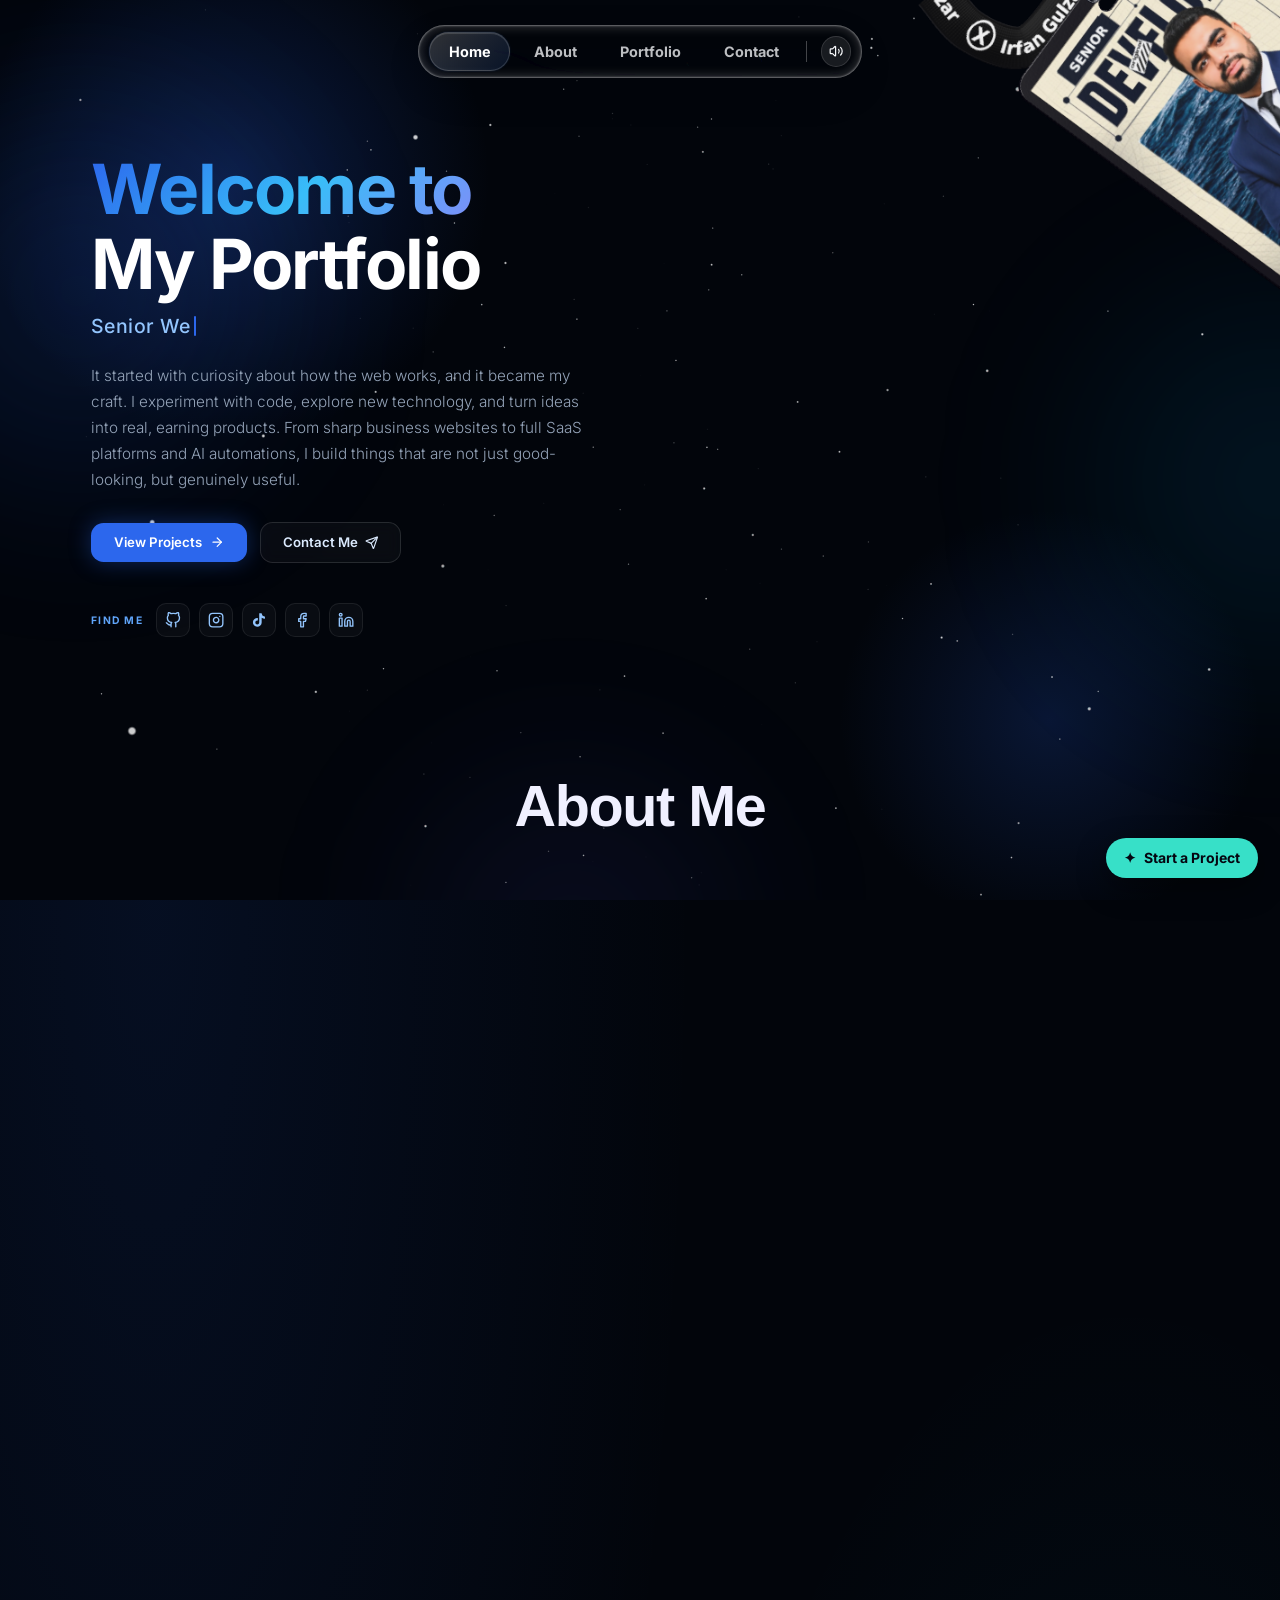
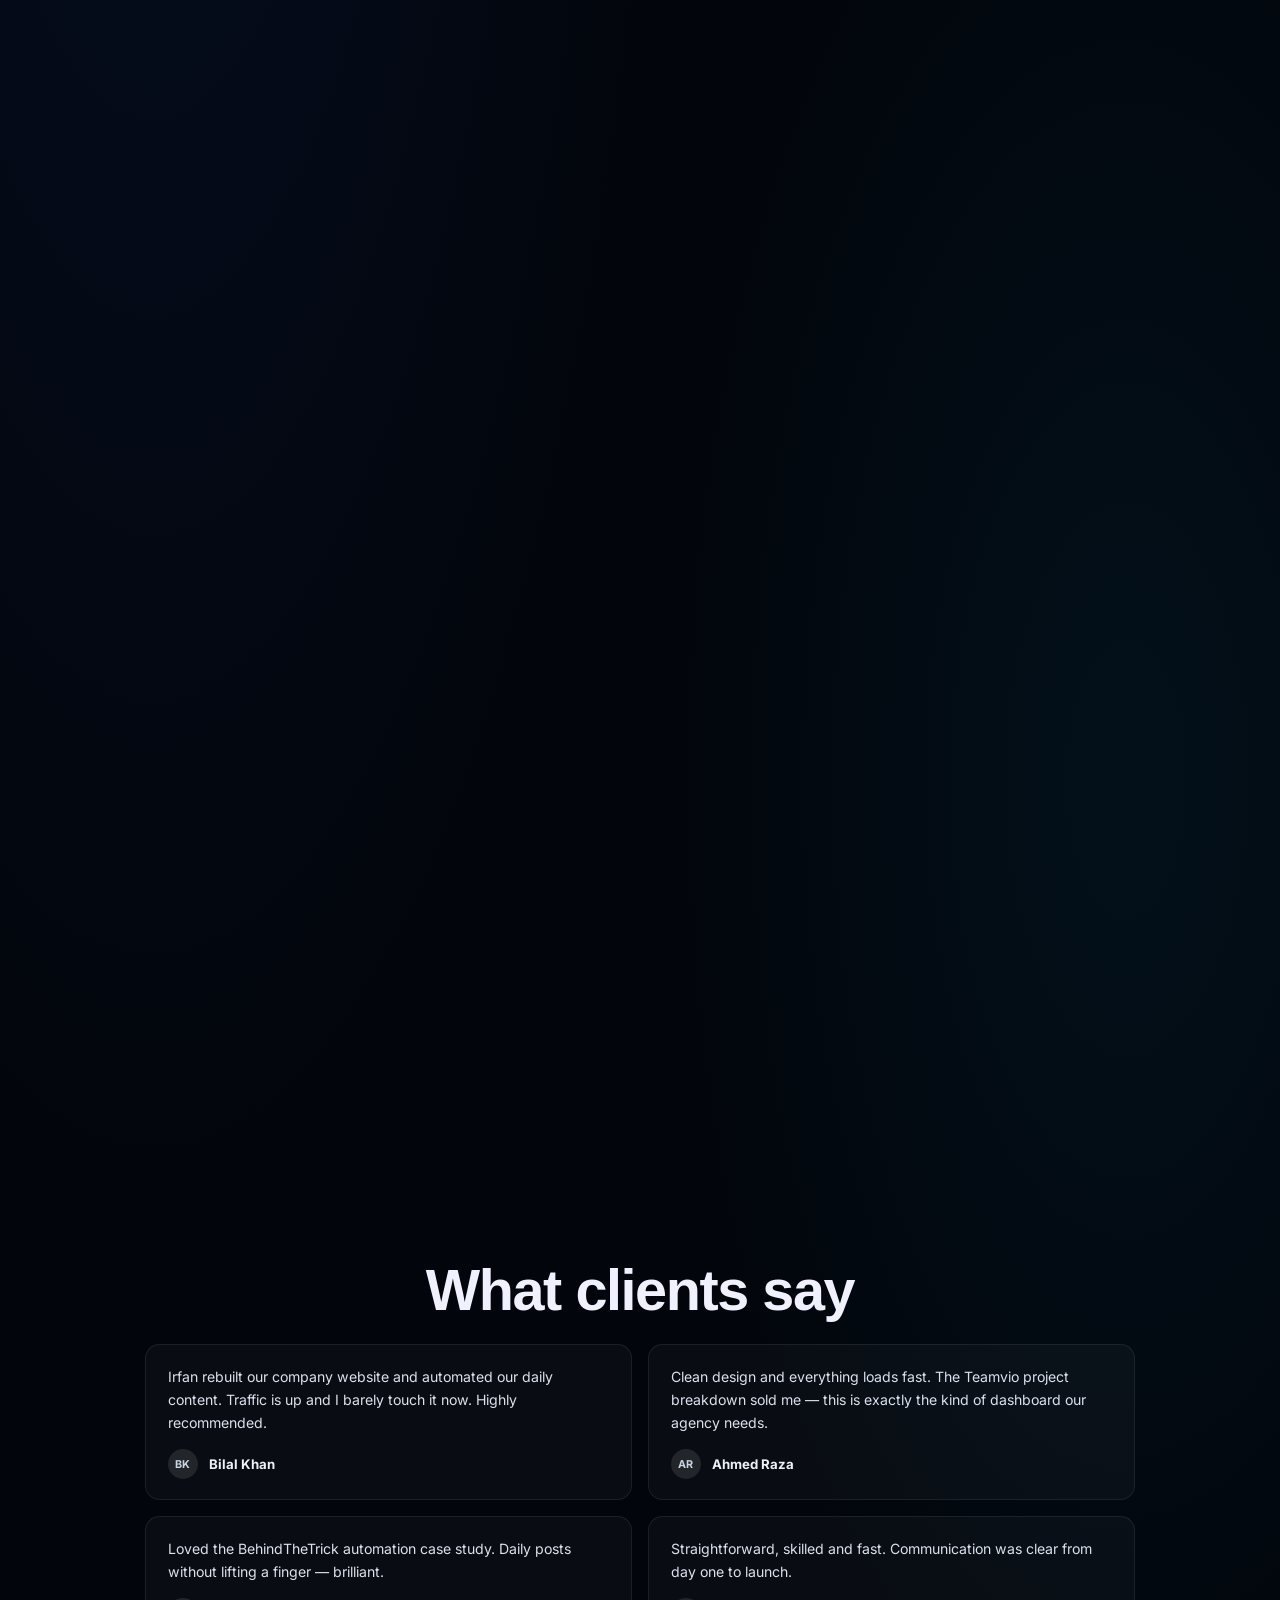
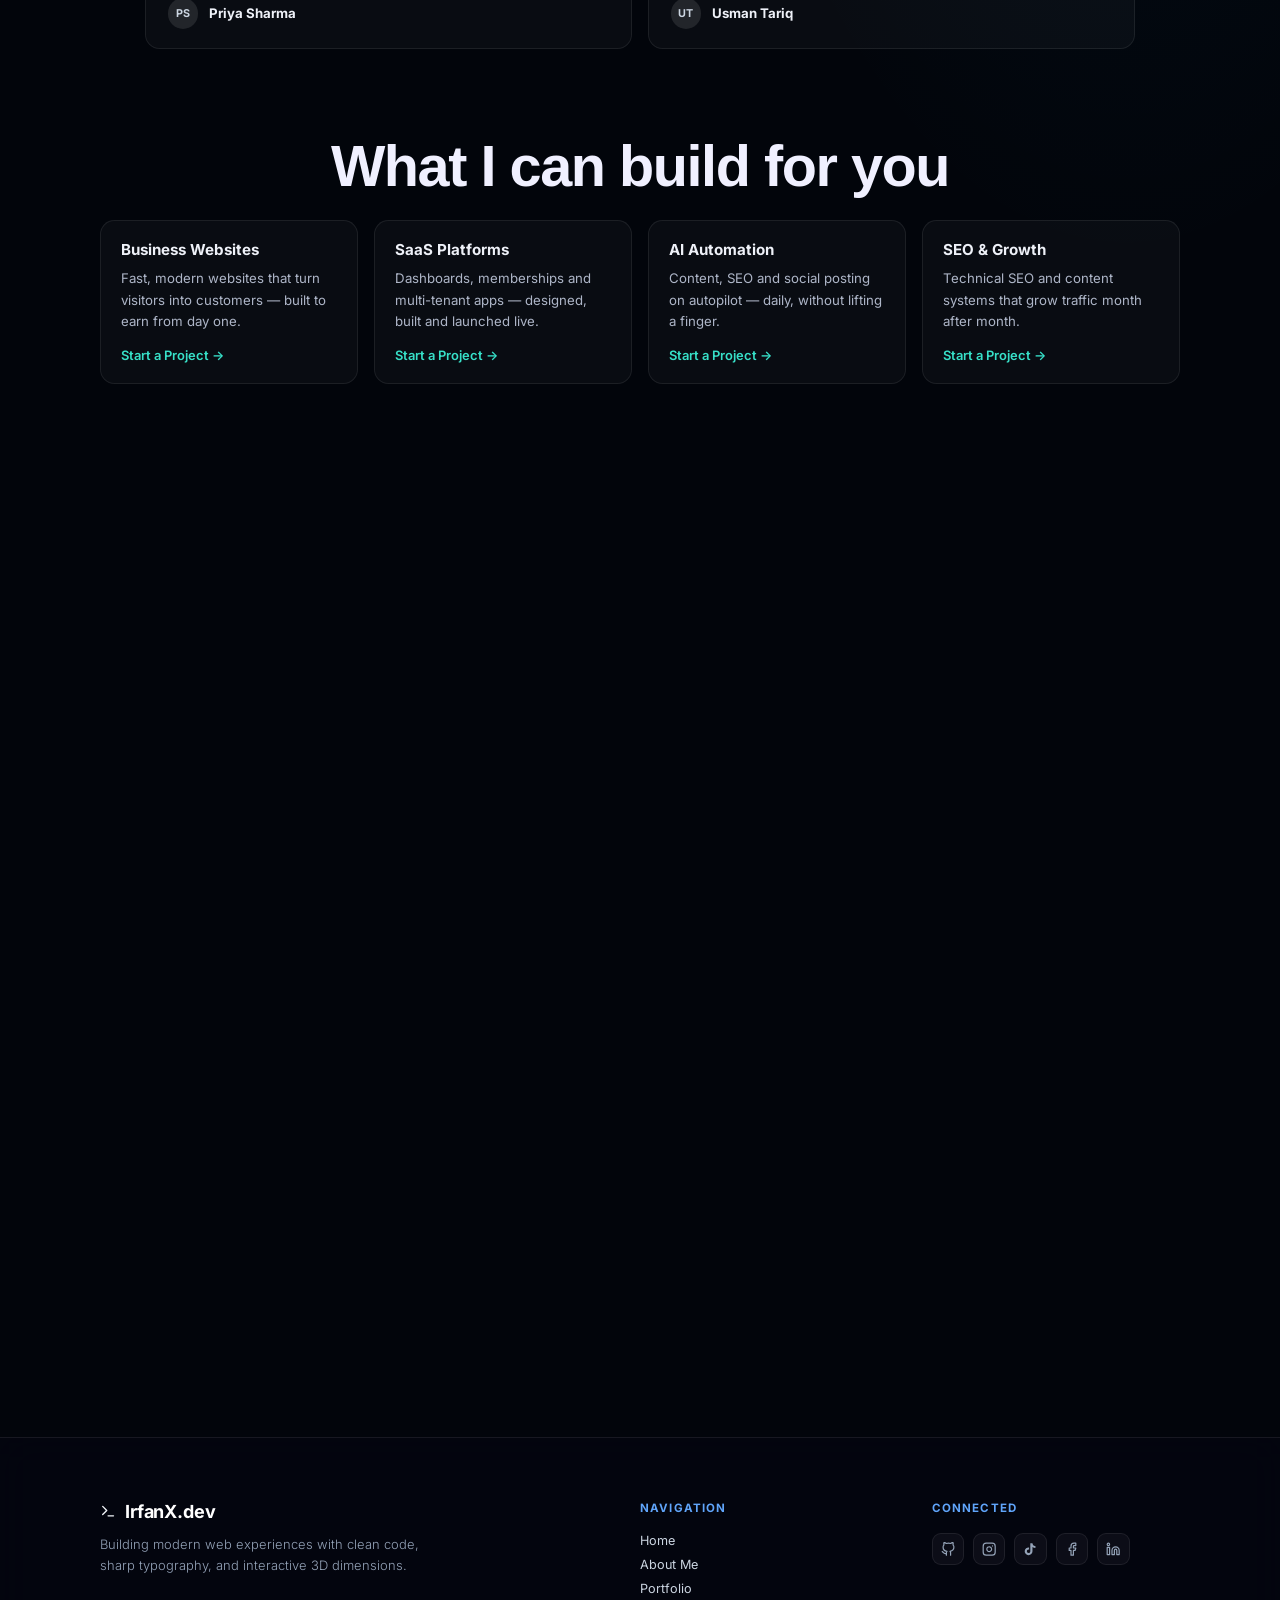
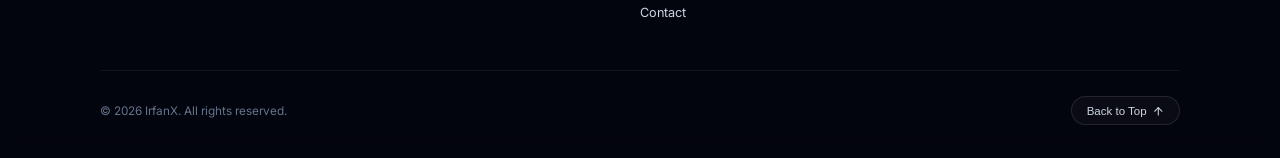
<file: index.html>
<!DOCTYPE html><html lang="en" data-theme="dark" style=""><head><style data-paper-shader="">@layer paper-shaders {
  :where([data-paper-shader]) {
    isolation: isolate;
    position: relative;

    & canvas {
      contain: strict;
      display: block;
      position: absolute;
      inset: 0;
      z-index: -1;
      width: 100%;
      height: 100%;
      border-radius: inherit;
      corner-shape: inherit;
    }
  }
}</style>
    <meta charset="UTF-8">
    <link rel="icon" type="image/svg+xml" href="favicon_v=2.svg">
    <meta name="viewport" content="width=device-width, initial-scale=1.0">
    <meta name="theme-color" content="#050510">
    <style>html,body,#root{background-color:#050510;min-height:100%;margin:0}</style>
    <link rel="preconnect" href="https://fonts.googleapis.com">
    <link rel="preconnect" href="https://fonts.gstatic.com" crossorigin="">
    <link href="../fonts.googleapis.com/css2/family=Inter_wght@300;400;500;600;700&amp;family=JetBrains+Mono_wght@400;500;700&amp;family=Space+Grotesk_wght@500;600;700;800&amp;display=swap.css" rel="stylesheet">
    <meta name="description" content="Irfan Gulzar — Senior Web Architect &amp; AI Automation Specialist. Websites, SaaS platforms, and AI automations that earn.">
    <title>Irfan Gulzar | Portfolio</title>
    <script type="module" crossorigin="" src="assets/index-CctEezjT.js"></script>
    <link rel="stylesheet" crossorigin="" href="assets/index-D5V7fyb2.css">
  <script src="_vercel/insights/script.js" data-sdkn="@vercel/analytics/react" data-sdkv="2.0.1" defer=""></script><link rel="modulepreload" href="assets/Lanyard-CFNPswj8.js">
<link rel="modulepreload" href="assets/preloadPortfolioAssets-B6vNbGxB.js">
<link rel="preload" href="assets/frontCard-DQ4fSPkM.webp" crossorigin="">
<link rel="preload" href="assets/backCard-Bo2y2rAo.webp" crossorigin="">
<link rel="preload" href="assets/bandd-BJD7tjO5.webp" crossorigin=""><style id="irfanx-patch-css">
/* IrfanX patch: tighter section rhythm, headings up, hover-only suit swap, music section off */
section{scroll-margin-top:84px}
.hero-root-section{padding:104px 24px 36px!important;margin-bottom:0!important}
.about-root-section{margin-top:8px!important;padding:44px 32px 40px!important;min-height:0!important}
.experience-section{padding:40px 24px 16px!important}
.portfolio-root-section{padding:48px 24px!important}
.contact-root-section{padding:48px 24px 64px!important}
.spotify-section{display:none!important}
.section-display-title{margin:0 0 26px!important}
.about-portrait-stage.is-in-view:not(.spider-hovered):not([data-spider-visible="true"]) .about-spider-image{animation:none!important;opacity:0!important}
.irfanx-about-role{color:#aeb6c8;font-size:.98rem;line-height:1.65;margin:0 0 22px;max-width:330px}
.irfanx-about-actions{display:flex;gap:12px;flex-wrap:wrap;align-items:center}
.irfanx-about-actions .about-action{margin-top:0!important}
.irfanx-demo-avatar{font-size:12px;font-weight:700;letter-spacing:.02em}
/* Day 2 (2026-11-04): floating quick-contact button (scrolls to #Contact; no WhatsApp number on file, so no WhatsApp link) */
.irfanx-float-contact{position:fixed;right:22px;bottom:22px;z-index:9999;display:flex;align-items:center;gap:8px;background:#37e0c8!important;color:#050510!important;font-weight:700;font-size:14px;line-height:1;padding:13px 18px;border-radius:999px;box-shadow:0 10px 30px rgba(0,0,0,.45);text-decoration:none!important}
.irfanx-float-contact:hover{background:#5ce8d4!important}
/* Day 6 (2026-11-08): project live links + testimonials strip + services mini-section */
.irfanx-project-links{display:flex;gap:10px;margin-top:14px;flex-wrap:wrap}
.irfanx-project-link{display:inline-flex;align-items:center;gap:6px;padding:9px 16px;border:1px solid #37e0c8;border-radius:999px;color:#37e0c8!important;font-size:13px;font-weight:600;text-decoration:none!important;transition:background .2s,color .2s}
.irfanx-project-link:hover{background:#37e0c8!important;color:#050510!important}
.irfanx-detail-links{margin:18px 0 4px}
.irfanx-project-link-primary{background:#37e0c8!important;color:#050510!important}
.irfanx-project-link-primary:hover{background:#5ce8d4!important}
.irfanx-testimonials{padding:48px 24px!important}
.irfanx-testimonials-grid{display:grid;grid-template-columns:repeat(2,1fr);gap:18px;max-width:1100px;margin:0 auto}
.irfanx-testimonial{background:rgba(255,255,255,.03);border:1px solid rgba(255,255,255,.08);border-radius:16px;padding:22px 24px;margin:0}
.irfanx-testimonial blockquote{margin:0 0 16px;color:#dbe1ee;font-size:.98rem;line-height:1.65}
.irfanx-testimonial figcaption{display:flex;align-items:center;gap:12px}
.irfanx-testimonial figcaption strong{color:#eef1f8;font-size:.92rem}
.irfanx-services{padding:48px 24px 8px!important}
.irfanx-services-grid{display:grid;grid-template-columns:repeat(4,1fr);gap:18px;max-width:1200px;margin:0 auto}
.irfanx-service{background:rgba(255,255,255,.03);border:1px solid rgba(255,255,255,.08);border-radius:16px;padding:22px}
.irfanx-service h3{color:#eef1f8;font-size:1.05rem;margin:0 0 10px}
.irfanx-service p{color:#aeb6c8;font-size:.92rem;line-height:1.6;margin:0 0 16px}
.irfanx-service a{color:#37e0c8!important;font-size:.9rem;font-weight:600;text-decoration:none!important}
.irfanx-service a:hover{text-decoration:underline!important}
@media (max-width:900px){
  .irfanx-services-grid{grid-template-columns:repeat(2,1fr)}
}
@media (max-width:768px){
  .irfanx-float-contact{right:16px;bottom:16px;padding:11px 15px;font-size:13px}
  .about-root-section{padding:36px 20px 32px!important}
  .experience-section{padding:32px 16px 12px!important}
  .portfolio-root-section{padding:40px 16px!important}
  .contact-root-section{padding:40px 16px 56px!important}
  .irfanx-testimonials{padding:40px 16px!important}
  .irfanx-testimonials-grid{grid-template-columns:1fr}
  .irfanx-services{padding:40px 16px 8px!important}
  .irfanx-services-grid{grid-template-columns:1fr}
}

</style>
<meta property="og:title" content="Irfan Gulzar | Portfolio">
<meta property="og:description" content="Irfan Gulzar — Senior Web Architect &amp; AI Automation Specialist. Websites, SaaS platforms, and AI automations that earn.">
<meta property="og:type" content="website">
<meta property="og:url" content="https://irfan-portfolio-zeta-bice.vercel.app/">
<meta property="og:image" content="https://irfan-portfolio-zeta-bice.vercel.app/og-image.png">
<meta property="og:image:width" content="1200">
<meta property="og:image:height" content="630">
<meta name="twitter:card" content="summary_large_image">
<meta name="twitter:title" content="Irfan Gulzar | Portfolio">
<meta name="twitter:description" content="Irfan Gulzar — Senior Web Architect &amp; AI Automation Specialist. Websites, SaaS platforms, and AI automations that earn.">
<meta name="twitter:image" content="https://irfan-portfolio-zeta-bice.vercel.app/og-image.png">
<link rel="apple-touch-icon" href="apple-touch-icon.png">
<link rel="canonical" href="https://irfan-portfolio-zeta-bice.vercel.app/">
<script type="application/ld+json">
{"@context":"https://schema.org","@type":"Person","name":"Irfan Gulzar","jobTitle":"Senior Web Architect & AI Automation Specialist","url":"https://irfan-portfolio-zeta-bice.vercel.app/","description":"Senior Web Architect & AI Automation Specialist. Websites, SaaS platforms, and AI automations that earn.","sameAs":["https://github.com/irfanaiwork","https://www.instagram.com/irfangulzarxai/","https://www.x.com/irfangulzarx","https://www.facebook.com/irfangulzar","https://www.linkedin.com/in/irfangulzar"],"knowsAbout":["Web Architecture","AI Automation","SaaS","Next.js","React","Node.js","SEO"]}
</script>
</head>
  <body style="">
    <div id="root"><div style="display: contents;"><div class="home-page-container"><div class="gsap-ambient" aria-hidden="true"><span class="gsap-ambient-orb gsap-ambient-orb-one"></span><span class="gsap-ambient-orb gsap-ambient-orb-two"></span><span class="gsap-ambient-orb gsap-ambient-orb-three"></span></div><div class="particles-container particles-background" style="position: fixed; inset: 0px; z-index: 1; pointer-events: none;"><canvas class="particles-canvas" aria-hidden="true" width="1280" height="720"></canvas></div><div class="meteor-background" aria-hidden="true"><span class="meteor" style="--meteor-top: -8%; --meteor-left: 8%; --meteor-duration: 9s; --meteor-delay: -3s;"></span><span class="meteor" style="--meteor-top: -12%; --meteor-left: 35%; --meteor-duration: 11s; --meteor-delay: -9s;"></span><span class="meteor" style="--meteor-top: 12%; --meteor-left: -10%; --meteor-duration: 10s; --meteor-delay: -6s;"></span><span class="meteor" style="--meteor-top: 28%; --meteor-left: 4%; --meteor-duration: 12s; --meteor-delay: -10s;"></span><span class="meteor" style="--meteor-top: -14%; --meteor-left: 54%; --meteor-duration: 10s; --meteor-delay: -2s;"></span><span class="meteor" style="--meteor-top: -6%; --meteor-left: 78%; --meteor-duration: 12s; --meteor-delay: -7s;"></span><span class="meteor" style="--meteor-top: 8%; --meteor-left: 18%; --meteor-duration: 11s; --meteor-delay: -5s;"></span><span class="meteor" style="--meteor-top: 22%; --meteor-left: -8%; --meteor-duration: 9s; --meteor-delay: -8s;"></span><span class="meteor" style="--meteor-top: -10%; --meteor-left: 92%; --meteor-duration: 13s; --meteor-delay: -11s;"></span><span class="meteor" style="--meteor-top: 36%; --meteor-left: -12%; --meteor-duration: 11s; --meteor-delay: -4s;"></span><span class="meteor" style="--meteor-top: -18%; --meteor-left: 43%; --meteor-duration: 8s; --meteor-delay: -6s;"></span><span class="meteor" style="--meteor-top: 4%; --meteor-left: 3%; --meteor-duration: 12s; --meteor-delay: -1s;"></span><span class="meteor" style="--meteor-top: 16%; --meteor-left: 30%; --meteor-duration: 10s; --meteor-delay: -9s;"></span><span class="meteor" style="--meteor-top: 30%; --meteor-left: -6%; --meteor-duration: 13s; --meteor-delay: -12s;"></span><span class="meteor" style="--meteor-top: -5%; --meteor-left: 65%; --meteor-duration: 9s; --meteor-delay: -4s;"></span></div><div class="home-ui-scale"><div class="welcome-screen-root is-leaving"><div class="welcome-loader"><span class="welcome-loader-number" role="status" aria-live="polite" aria-label="Loading portfolio assets 95%">95<span>%</span></span><div class="welcome-progress-track" aria-hidden="true"><span style="transform: scaleX(0.95);"></span></div><span class="welcome-loader-count">Loading assets...</span></div></div><header class="navbar-root "><div class="glass-surface glass-surface--svg navbar-container" style="width: var(--navbar-width); height: auto; border-radius: 999px; --glass-frost: 0.08; --glass-saturation: 1; --filter-id: url(.);"><svg class="glass-surface__filter" xmlns="http://www.w3.org/2000/svg"><defs><filter id="glass-filter-_r_0_" color-interpolation-filters="sRGB" x="0%" y="0%" width="100%" height="100%"><feImage x="0" y="0" width="100%" height="100%" preserveAspectRatio="none" result="map" href="data:image/svg+xml,%0A%20%20%20%20%20%20%3Csvg%20width%3D%22443.921875%22%20height%3D%2252.96875%22%20viewBox%3D%220%200%20443.921875%2052.96875%22%20xmlns%3D%22http%3A%2F%2Fwww.w3.org%2F2000%2Fsvg%22%3E%0A%20%20%20%20%20%20%20%20%3Cdefs%3E%0A%20%20%20%20%20%20%20%20%20%20%3ClinearGradient%20id%3D%22red-grad-_r_0_%22%20x1%3D%22100%25%22%20y1%3D%220%25%22%20x2%3D%220%25%22%20y2%3D%220%25%22%3E%0A%20%20%20%20%20%20%20%20%20%20%20%20%3Cstop%20offset%3D%220%25%22%20stop-color%3D%22%230000%22%2F%3E%0A%20%20%20%20%20%20%20%20%20%20%20%20%3Cstop%20offset%3D%22100%25%22%20stop-color%3D%22red%22%2F%3E%0A%20%20%20%20%20%20%20%20%20%20%3C%2FlinearGradient%3E%0A%20%20%20%20%20%20%20%20%20%20%3ClinearGradient%20id%3D%22blue-grad-_r_0_%22%20x1%3D%220%25%22%20y1%3D%220%25%22%20x2%3D%220%25%22%20y2%3D%22100%25%22%3E%0A%20%20%20%20%20%20%20%20%20%20%20%20%3Cstop%20offset%3D%220%25%22%20stop-color%3D%22%230000%22%2F%3E%0A%20%20%20%20%20%20%20%20%20%20%20%20%3Cstop%20offset%3D%22100%25%22%20stop-color%3D%22blue%22%2F%3E%0A%20%20%20%20%20%20%20%20%20%20%3C%2FlinearGradient%3E%0A%20%20%20%20%20%20%20%20%20%20%3Cfilter%20id%3D%22soft-_r_0_%22%20filterUnits%3D%22userSpaceOnUse%22%20x%3D%220%22%20y%3D%220%22%20width%3D%22443.921875%22%20height%3D%2252.96875%22%20color-interpolation-filters%3D%22sRGB%22%3E%0A%20%20%20%20%20%20%20%20%20%20%20%20%3CfeGaussianBlur%20stdDeviation%3D%2214%22%20%2F%3E%0A%20%20%20%20%20%20%20%20%20%20%3C%2Ffilter%3E%0A%20%20%20%20%20%20%20%20%3C%2Fdefs%3E%0A%20%20%20%20%20%20%20%20%3Crect%20x%3D%220%22%20y%3D%220%22%20width%3D%22443.921875%22%20height%3D%2252.96875%22%20fill%3D%22black%22%3E%3C%2Frect%3E%0A%20%20%20%20%20%20%20%20%3Crect%20x%3D%220%22%20y%3D%220%22%20width%3D%22443.921875%22%20height%3D%2252.96875%22%20rx%3D%22999%22%20fill%3D%22url(%23red-grad-_r_0_)%22%20%2F%3E%0A%20%20%20%20%20%20%20%20%3Crect%20x%3D%220%22%20y%3D%220%22%20width%3D%22443.921875%22%20height%3D%2252.96875%22%20rx%3D%22999%22%20fill%3D%22url(%23blue-grad-_r_0_)%22%20style%3D%22mix-blend-mode%3A%20difference%22%20%2F%3E%0A%20%20%20%20%20%20%20%20%3Crect%20x%3D%221.85390625%22%20y%3D%221.85390625%22%20width%3D%22440.2140625%22%20height%3D%2249.2609375%22%20rx%3D%22999%22%20fill%3D%22hsl(0%200%25%2050%25%20%2F%200.93)%22%20filter%3D%22url(%23soft-_r_0_)%22%20%2F%3E%0A%20%20%20%20%20%20%3C%2Fsvg%3E%0A%20%20%20%20"></feImage><feDisplacementMap in="SourceGraphic" in2="map" id="redchannel" result="dispRed" scale="-70" xChannelSelector="R" yChannelSelector="G"></feDisplacementMap><feColorMatrix in="dispRed" type="matrix" values="1 0 0 0 0
                      0 0 0 0 0
                      0 0 0 0 0
                      0 0 0 1 0" result="red"></feColorMatrix><feDisplacementMap in="SourceGraphic" in2="map" id="greenchannel" result="dispGreen" scale="-66" xChannelSelector="R" yChannelSelector="G"></feDisplacementMap><feColorMatrix in="dispGreen" type="matrix" values="0 0 0 0 0
                      0 1 0 0 0
                      0 0 0 0 0
                      0 0 0 1 0" result="green"></feColorMatrix><feDisplacementMap in="SourceGraphic" in2="map" id="bluechannel" result="dispBlue" scale="-62" xChannelSelector="R" yChannelSelector="G"></feDisplacementMap><feColorMatrix in="dispBlue" type="matrix" values="0 0 0 0 0
                      0 0 0 0 0
                      0 0 1 0 0
                      0 0 0 1 0" result="blue"></feColorMatrix><feBlend in="red" in2="green" mode="screen" result="rg"></feBlend><feBlend in="rg" in2="blue" mode="screen" result="output"></feBlend><feGaussianBlur in="output" stdDeviation="0.25"></feGaussianBlur></filter></defs></svg><div class="glass-surface__content"><nav class="navbar-links"><a href="index.html" class="navbar-link-item is-active"><span>Home</span><span class="navbar-active-pill" style="translate: none; rotate: none; scale: none; transform: translate(0px, 0px); opacity: 1; visibility: inherit; box-shadow: rgba(255, 255, 255, 0.12) 0px 1px 0px inset, rgba(59, 130, 246, 0.19) 0px 0px 1.447px;"></span></a><a href="index.html" class="navbar-link-item "><span>About</span></a><a href="index.html" class="navbar-link-item "><span>Portfolio</span></a><a href="index.html" class="navbar-link-item "><span>Contact</span></a></nav><span class="navbar-mobile-brand" aria-label="IrfanX.">IrfanX.</span><div class="navbar-actions"><span class="navbar-actions-divider" aria-hidden="true"></span><button type="button" class="navbar-icon-btn" title="Turn Sound Off" aria-label="Sound off" aria-pressed="true"><svg xmlns="http://www.w3.org/2000/svg" width="16" height="16" viewBox="0 0 24 24" fill="none" stroke="currentColor" stroke-width="2" stroke-linecap="round" stroke-linejoin="round" class="lucide lucide-volume-2 text-blue-400" aria-hidden="true"><path d="M11 4.702a.705.705 0 0 0-1.203-.498L6.413 7.587A1.4 1.4 0 0 1 5.416 8H3a1 1 0 0 0-1 1v6a1 1 0 0 0 1 1h2.416a1.4 1.4 0 0 1 .997.413l3.383 3.384A.705.705 0 0 0 11 19.298z"></path><path d="M16 9a5 5 0 0 1 0 6"></path><path d="M19.364 18.364a9 9 0 0 0 0-12.728"></path></svg></button><button type="button" class="navbar-mobile-toggle" aria-label="Toggle navigation menu"><svg xmlns="http://www.w3.org/2000/svg" width="20" height="20" viewBox="0 0 24 24" fill="none" stroke="currentColor" stroke-width="2" stroke-linecap="round" stroke-linejoin="round" class="lucide lucide-menu" aria-hidden="true"><path d="M4 5h16"></path><path d="M4 12h16"></path><path d="M4 19h16"></path></svg></button></div></div></div><div class="navbar-mobile-menu "><div class="glass-surface glass-surface--svg navbar-mobile-glass" style="width: 100%; height: auto; border-radius: 20px; --glass-frost: 0.08; --glass-saturation: 1; --filter-id: url(.);"><svg class="glass-surface__filter" xmlns="http://www.w3.org/2000/svg"><defs><filter id="glass-filter-_r_1_" color-interpolation-filters="sRGB" x="0%" y="0%" width="100%" height="100%"><feImage x="0" y="0" width="100%" height="100%" preserveAspectRatio="none" result="map" href="data:image/svg+xml,%0A%20%20%20%20%20%20%3Csvg%20width%3D%22400%22%20height%3D%22200%22%20viewBox%3D%220%200%20400%20200%22%20xmlns%3D%22http%3A%2F%2Fwww.w3.org%2F2000%2Fsvg%22%3E%0A%20%20%20%20%20%20%20%20%3Cdefs%3E%0A%20%20%20%20%20%20%20%20%20%20%3ClinearGradient%20id%3D%22red-grad-_r_1_%22%20x1%3D%22100%25%22%20y1%3D%220%25%22%20x2%3D%220%25%22%20y2%3D%220%25%22%3E%0A%20%20%20%20%20%20%20%20%20%20%20%20%3Cstop%20offset%3D%220%25%22%20stop-color%3D%22%230000%22%2F%3E%0A%20%20%20%20%20%20%20%20%20%20%20%20%3Cstop%20offset%3D%22100%25%22%20stop-color%3D%22red%22%2F%3E%0A%20%20%20%20%20%20%20%20%20%20%3C%2FlinearGradient%3E%0A%20%20%20%20%20%20%20%20%20%20%3ClinearGradient%20id%3D%22blue-grad-_r_1_%22%20x1%3D%220%25%22%20y1%3D%220%25%22%20x2%3D%220%25%22%20y2%3D%22100%25%22%3E%0A%20%20%20%20%20%20%20%20%20%20%20%20%3Cstop%20offset%3D%220%25%22%20stop-color%3D%22%230000%22%2F%3E%0A%20%20%20%20%20%20%20%20%20%20%20%20%3Cstop%20offset%3D%22100%25%22%20stop-color%3D%22blue%22%2F%3E%0A%20%20%20%20%20%20%20%20%20%20%3C%2FlinearGradient%3E%0A%20%20%20%20%20%20%20%20%20%20%3Cfilter%20id%3D%22soft-_r_1_%22%20filterUnits%3D%22userSpaceOnUse%22%20x%3D%220%22%20y%3D%220%22%20width%3D%22400%22%20height%3D%22200%22%20color-interpolation-filters%3D%22sRGB%22%3E%0A%20%20%20%20%20%20%20%20%20%20%20%20%3CfeGaussianBlur%20stdDeviation%3D%2214%22%20%2F%3E%0A%20%20%20%20%20%20%20%20%20%20%3C%2Ffilter%3E%0A%20%20%20%20%20%20%20%20%3C%2Fdefs%3E%0A%20%20%20%20%20%20%20%20%3Crect%20x%3D%220%22%20y%3D%220%22%20width%3D%22400%22%20height%3D%22200%22%20fill%3D%22black%22%3E%3C%2Frect%3E%0A%20%20%20%20%20%20%20%20%3Crect%20x%3D%220%22%20y%3D%220%22%20width%3D%22400%22%20height%3D%22200%22%20rx%3D%2220%22%20fill%3D%22url(%23red-grad-_r_1_)%22%20%2F%3E%0A%20%20%20%20%20%20%20%20%3Crect%20x%3D%220%22%20y%3D%220%22%20width%3D%22400%22%20height%3D%22200%22%20rx%3D%2220%22%20fill%3D%22url(%23blue-grad-_r_1_)%22%20style%3D%22mix-blend-mode%3A%20difference%22%20%2F%3E%0A%20%20%20%20%20%20%20%20%3Crect%20x%3D%227.000000000000001%22%20y%3D%227.000000000000001%22%20width%3D%22386%22%20height%3D%22186%22%20rx%3D%2220%22%20fill%3D%22hsl(0%200%25%2050%25%20%2F%200.93)%22%20filter%3D%22url(%23soft-_r_1_)%22%20%2F%3E%0A%20%20%20%20%20%20%3C%2Fsvg%3E%0A%20%20%20%20"></feImage><feDisplacementMap in="SourceGraphic" in2="map" id="redchannel" result="dispRed" scale="-70" xChannelSelector="R" yChannelSelector="G"></feDisplacementMap><feColorMatrix in="dispRed" type="matrix" values="1 0 0 0 0
                      0 0 0 0 0
                      0 0 0 0 0
                      0 0 0 1 0" result="red"></feColorMatrix><feDisplacementMap in="SourceGraphic" in2="map" id="greenchannel" result="dispGreen" scale="-66" xChannelSelector="R" yChannelSelector="G"></feDisplacementMap><feColorMatrix in="dispGreen" type="matrix" values="0 0 0 0 0
                      0 1 0 0 0
                      0 0 0 0 0
                      0 0 0 1 0" result="green"></feColorMatrix><feDisplacementMap in="SourceGraphic" in2="map" id="bluechannel" result="dispBlue" scale="-62" xChannelSelector="R" yChannelSelector="G"></feDisplacementMap><feColorMatrix in="dispBlue" type="matrix" values="0 0 0 0 0
                      0 0 0 0 0
                      0 0 1 0 0
                      0 0 0 1 0" result="blue"></feColorMatrix><feBlend in="red" in2="green" mode="screen" result="rg"></feBlend><feBlend in="rg" in2="blue" mode="screen" result="output"></feBlend><feGaussianBlur in="output" stdDeviation="0.25"></feGaussianBlur></filter></defs></svg><div class="glass-surface__content"><div class="navbar-mobile-inner"><a href="index.html" class="navbar-mobile-link is-active"><span>Home</span><span class="navbar-mobile-indicator"></span></a><a href="index.html" class="navbar-mobile-link "><span>About</span></a><a href="index.html" class="navbar-mobile-link "><span>Portfolio</span></a><a href="index.html" class="navbar-mobile-link "><span>Contact</span></a><div class="navbar-mobile-footer"><a href="index.html" class="navbar-mobile-cta"><span>Contact Me</span><svg xmlns="http://www.w3.org/2000/svg" width="14" height="14" viewBox="0 0 24 24" fill="none" stroke="currentColor" stroke-width="2" stroke-linecap="round" stroke-linejoin="round" class="lucide lucide-send" aria-hidden="true"><path d="M14.536 21.686a.5.5 0 0 0 .937-.024l6.5-19a.496.496 0 0 0-.635-.635l-19 6.5a.5.5 0 0 0-.024.937l7.93 3.18a2 2 0 0 1 1.112 1.11z"></path><path d="m21.854 2.147-10.94 10.939"></path></svg></a></div></div></div></div></div></header><main><section class="hero-root-section" id="Home"><section class="lanyard-card-container" aria-label="Interactive 3D Lanyard"><div class="lanyard-viewport"><div class="lanyard"><canvas data-engine="three.js r186" class="lanyard-canvas" aria-hidden="true" width="1422" height="727" style="display: block; touch-action: pan-y;"></canvas></div></div></section><div class="hero-container-inner"><div class="hero-text-col"><div class="hero-heading-group"><h1 class="hero-h1-gradient">Welcome to</h1><h1 class="hero-h1-white">My Portfolio</h1></div><div class="hero-typewriter-row"><span class="hero-typewriter-text">3D Creative Developer</span><span class="hero-typewriter-cursor"></span></div><p class="hero-description-copy">It started with curiosity about how the web works, and it became my craft. I experiment with code, explore new technology, and turn ideas into real, earning products. From sharp business websites to full SaaS platforms and AI automations, I build things that are not just good-looking, but genuinely useful.</p><div class="hero-action-row"><a href="index.html" class="hero-btn-primary"><span>View Projects</span><svg xmlns="http://www.w3.org/2000/svg" width="16" height="16" viewBox="0 0 24 24" fill="none" stroke="currentColor" stroke-width="2" stroke-linecap="round" stroke-linejoin="round" class="lucide lucide-arrow-right" aria-hidden="true"><path d="M5 12h14"></path><path d="m12 5 7 7-7 7"></path></svg></a><a href="index.html" class="hero-btn-secondary"><span>Contact Me</span><svg xmlns="http://www.w3.org/2000/svg" width="15" height="15" viewBox="0 0 24 24" fill="none" stroke="currentColor" stroke-width="2" stroke-linecap="round" stroke-linejoin="round" class="lucide lucide-send" aria-hidden="true"><path d="M14.536 21.686a.5.5 0 0 0 .937-.024l6.5-19a.496.496 0 0 0-.635-.635l-19 6.5a.5.5 0 0 0-.024.937l7.93 3.18a2 2 0 0 1 1.112 1.11z"></path><path d="m21.854 2.147-10.94 10.939"></path></svg></a></div><div class="hero-find-me-wrap"><span class="hero-find-me-label">Find me</span><div class="hero-social-buttons"><a href="https://github.com/irfanaiwork" target="_blank" rel="noopener noreferrer" class="hero-social-icon-btn" aria-label="GitHub" title="GitHub"><svg width="18" height="18" viewBox="0 0 24 24" fill="none" stroke="currentColor" stroke-width="2" stroke-linecap="round" stroke-linejoin="round" class=""><path d="M9 19c-5 1.5-5-2.5-7-3m14 6v-3.87a3.37 3.37 0 0 0-.94-2.61c3.14-.35 6.44-1.54 6.44-7A5.44 5.44 0 0 0 20 4.77 5.07 5.07 0 0 0 19.91 1S18.73.65 16 2.48a13.38 13.38 0 0 0-7 0C6.27.65 5.09 1 5.09 1A5.07 5.07 0 0 0 5 4.77a5.44 5.44 0 0 0-1.5 3.78c0 5.42 3.3 6.61 6.44 7A3.37 3.37 0 0 0 9 18.13V22"></path></svg></a><a href="https://www.instagram.com/irfangulzarxai/" target="_blank" rel="noopener noreferrer" class="hero-social-icon-btn" aria-label="Instagram" title="Instagram"><svg width="18" height="18" viewBox="0 0 24 24" fill="none" stroke="currentColor" stroke-width="2" stroke-linecap="round" stroke-linejoin="round" class=""><rect width="20" height="20" x="2" y="2" rx="5" ry="5"></rect><path d="M16 11.37A4 4 0 1 1 12.63 8 4 4 0 0 1 16 11.37z"></path><line x1="17.5" x2="17.51" y1="6.5" y2="6.5"></line></svg></a><a href="https://www.x.com/irfangulzarx" target="_blank" rel="noopener noreferrer" class="hero-social-icon-btn" aria-label="TikTok" title="TikTok"><svg width="18" height="18" viewBox="0 0 24 24" fill="currentColor" class=""><path d="M19.59 6.69a4.83 4.83 0 0 1-3.77-4.3V2h-3.64v13.67a2.9 2.9 0 0 1-2.9 2.75 2.9 2.9 0 0 1-2.9-2.9 2.9 2.9 0 0 1 2.9-2.9c.3 0 .6.05.88.14V9.05a6.5 6.5 0 1 0 5.66 6.45V8.53a8.4 8.4 0 0 0 4.91 1.58V6.69h-1.14Z"></path></svg></a></div></div></div></div></section><section class="about-root-section" id="About" aria-labelledby="about-section-heading"><h2 class="section-display-title" id="about-section-heading">About Me</h2><div class="about-container-inner"><div class="about-intro"><h2 class="about-title" id="about-title"><span class="about-title-greeting">Hi, I'm</span><span>Irfan<br>Gulzar</span></h2><a href="index.html" class="about-action about-action-primary"><svg xmlns="http://www.w3.org/2000/svg" width="17" height="17" viewBox="0 0 24 24" fill="none" stroke="currentColor" stroke-width="2" stroke-linecap="round" stroke-linejoin="round" class="lucide lucide-file-text" aria-hidden="true"><path d="M6 22a2 2 0 0 1-2-2V4a2 2 0 0 1 2-2h8a2.4 2.4 0 0 1 1.704.706l3.588 3.588A2.4 2.4 0 0 1 20 8v12a2 2 0 0 1-2 2z"></path><path d="M14 2v5a1 1 0 0 0 1 1h5"></path><path d="M10 9H8"></path><path d="M16 13H8"></path><path d="M16 17H8"></path></svg><span>Contact Me</span></a></div><div class="about-portrait-stage" aria-label="Portrait with Spider-Man suit hover effect"><div class="about-portrait-glow"></div><div class="about-portrait"><img alt="Irfan Gulzar" loading="lazy" decoding="async" class="skeleton-image about-person-image" src="assets/me2-Co3h_2mC.webp"><img alt="" aria-hidden="true" loading="lazy" decoding="async" class="skeleton-image about-spider-image" src="assets/PhotoSpiderman-SN9X5pZn.webp"></div><span class="about-portrait-orbit about-portrait-orbit-one"></span><span class="about-portrait-orbit about-portrait-orbit-two"></span><span class="about-portrait-spark"></span></div><div class="about-bio"><p>I am a <strong>Senior Web Architect</strong> focused on building technology that is functional, useful, and built to earn. I blend code, design, and AI automation to create digital products that leave a mark.</p><p>With React, Next.js, Node.js, and modern AI tooling, I turn ideas into digital experiences that are intuitive, responsive, and profitable.</p><a href="index.html" class="about-action about-action-secondary"><svg xmlns="http://www.w3.org/2000/svg" width="17" height="17" viewBox="0 0 24 24" fill="none" stroke="currentColor" stroke-width="2" stroke-linecap="round" stroke-linejoin="round" class="lucide lucide-code-xml lucide-code-2" aria-hidden="true"><path d="m18 16 4-4-4-4"></path><path d="m6 8-4 4 4 4"></path><path d="m14.5 4-5 16"></path></svg><span>View Projects</span><svg xmlns="http://www.w3.org/2000/svg" width="16" height="16" viewBox="0 0 24 24" fill="none" stroke="currentColor" stroke-width="2" stroke-linecap="round" stroke-linejoin="round" class="lucide lucide-arrow-up-right" aria-hidden="true"><path d="M7 7h10v10"></path><path d="M7 17 17 7"></path></svg></a></div></div></section><section class="experience-section" aria-labelledby="experience-section-heading"><div class="experience-container"><div class="experience-columns"><div class="experience-group"><h2>Education</h2><article class="experience-card"><div class="experience-logo"><img alt="Logo IrfanX Studio" loading="lazy" decoding="async" class="skeleton-image" src="assets/edu-irfanx-B00jrVkH.webp"></div><div class="experience-card-copy"><h3>IrfanX Studio</h3><p>Web Architecture & AI Automation</p><span class="experience-date">2023 – Present</span></div></article><article class="experience-card"><div class="experience-logo"><img alt="Logo Teamvio (Scaleonic EMS)" loading="lazy" decoding="async" class="skeleton-image" src="assets/milestone-cover-DBL6wGFy.webp"></div><div class="experience-card-copy"><h3>Teamvio (Scaleonic EMS)</h3><p>Flagship SaaS Product — Live</p><span class="experience-date">2025 – 2026</span></div></article></div><div class="experience-group"><h2>Experience</h2><article class="experience-card"><div class="experience-logo"><img alt="Logo Client Projects — Worldwide" loading="lazy" decoding="async" class="skeleton-image" src="assets/edu-clients-D6gc1_dt.webp"></div><div class="experience-card-copy"><h3>Client Projects — Worldwide</h3><p>Admin</p></div></article></div></div><div class="experience-stats" aria-label="Portfolio statistics"><article class="experience-stat-card"><div class="liquid-metal-border" aria-hidden="true" data-paper-shader=""><canvas width="684" height="320"></canvas></div><div class="experience-stat-top"><span class="experience-stat-icon"><svg xmlns="http://www.w3.org/2000/svg" width="24" height="24" viewBox="0 0 24 24" fill="none" stroke="currentColor" stroke-width="2" stroke-linecap="round" stroke-linejoin="round" class="lucide lucide-code-xml lucide-code-2" aria-hidden="true"><path d="m18 16 4-4-4-4"></path><path d="m6 8-4 4 4 4"></path><path d="m14.5 4-5 16"></path></svg></span><strong>3</strong></div><h3>Projects</h3><p>Live products shipped</p></article><article class="experience-stat-card"><div class="liquid-metal-border" aria-hidden="true" data-paper-shader=""><canvas width="684" height="320"></canvas></div><div class="experience-stat-top"><span class="experience-stat-icon"><svg xmlns="http://www.w3.org/2000/svg" width="24" height="24" viewBox="0 0 24 24" fill="none" stroke="currentColor" stroke-width="2" stroke-linecap="round" stroke-linejoin="round" class="lucide lucide-award" aria-hidden="true"><path d="m15.477 12.89 1.515 8.526a.5.5 0 0 1-.81.47l-3.58-2.687a1 1 0 0 0-1.197 0l-3.586 2.686a.5.5 0 0 1-.81-.469l1.514-8.526"></path><circle cx="12" cy="8" r="6"></circle></svg></span><strong>3</strong></div><h3>Milestones</h3><p>Milestones completed</p></article><article class="experience-stat-card"><div class="liquid-metal-border" aria-hidden="true" data-paper-shader=""><canvas width="684" height="320"></canvas></div><div class="experience-stat-top"><span class="experience-stat-icon"><svg xmlns="http://www.w3.org/2000/svg" width="24" height="24" viewBox="0 0 24 24" fill="none" stroke="currentColor" stroke-width="2" stroke-linecap="round" stroke-linejoin="round" class="lucide lucide-trophy" aria-hidden="true"><path d="M10 14.66V17a1 1 0 0 1-1 1 2 2 0 0 0-2 2v2"></path><path d="M14 14.66V17a1 1 0 0 0 1 1 2 2 0 0 1 2 2v2"></path><path d="M17.916 10H19.5A2.5 2.5 0 0 0 22 7.5V5a1 1 0 0 0-1-1h-3"></path><path d="M4 22h16"></path><path d="M6 9a6 6 0 0 0 12 0V3a1 1 0 0 0-1-1H7a1 1 0 0 0-1 1z"></path><path d="M6.084 10H4.5A2.5 2.5 0 0 1 2 7.5V5a1 1 0 0 1 1-1h3"></path></svg></span><strong>1</strong></div><h3>Awards</h3><p>Flagship SaaS launched</p></article></div></div></section><section class="spotify-section" aria-labelledby="spotify-section-heading"><div class="spotify-card"><div class="spotify-copy"><h2 id="spotify-title">A little music.<br><span>A lot of ideas.</span></h2><p class="spotify-description">The music that fuels my process of turning ideas into real products. Take a peek at the playlist on repeat.</p><a class="spotify-open-link" href="https://open.spotify.com/playlist/37i9dQZF1DXcBWIGoYBM5M" target="_blank" rel="noopener noreferrer"><svg xmlns="http://www.w3.org/2000/svg" width="17" height="17" viewBox="0 0 24 24" fill="none" stroke="currentColor" stroke-width="2" stroke-linecap="round" stroke-linejoin="round" class="lucide lucide-eighth-note lucide-music-2" aria-hidden="true"><path d="m19 6-5.2-3.9a.5.5 0 0 0-.8.4V18"></path><circle cx="9" cy="18" r="4"></circle></svg><span>Top Hits on Spotify</span><svg xmlns="http://www.w3.org/2000/svg" width="16" height="16" viewBox="0 0 24 24" fill="none" stroke="currentColor" stroke-width="2" stroke-linecap="round" stroke-linejoin="round" class="lucide lucide-arrow-up-right" aria-hidden="true"><path d="M7 7h10v10"></path><path d="M7 17 17 7"></path></svg></a></div><div class="spotify-player-frame"><iframe class="spotify-embed" title="Spotify playlist: Daily Rotation" src="../open.spotify.com/embed/playlist/37i9dQZF1DXcBWIGoYBM5M/utm_source=generator&amp;theme=0&amp;si=8159cd1856464587" allow="autoplay; clipboard-write; encrypted-media; fullscreen; picture-in-picture" allowfullscreen="" loading="lazy"></iframe></div></div></section><section class="portfolio-root-section" id="Portfolio" aria-labelledby="portfolio-section-heading"><div class="portfolio-container-inner"><h2 class="section-display-title" id="portfolio-section-heading">Portfolio</h2><div class="portfolio-tab-bar"><button type="button" class="portfolio-tab-btn is-active"><svg xmlns="http://www.w3.org/2000/svg" width="22" height="22" viewBox="0 0 24 24" fill="none" stroke="currentColor" stroke-width="2" stroke-linecap="round" stroke-linejoin="round" class="lucide lucide-code-xml lucide-code-2" aria-hidden="true"><path d="m18 16 4-4-4-4"></path><path d="m6 8-4 4 4 4"></path><path d="m14.5 4-5 16"></path></svg><span>Projects</span></button><button type="button" class="portfolio-tab-btn "><svg xmlns="http://www.w3.org/2000/svg" width="22" height="22" viewBox="0 0 24 24" fill="none" stroke="currentColor" stroke-width="2" stroke-linecap="round" stroke-linejoin="round" class="lucide lucide-award" aria-hidden="true"><path d="m15.477 12.89 1.515 8.526a.5.5 0 0 1-.81.47l-3.58-2.687a1 1 0 0 0-1.197 0l-3.586 2.686a.5.5 0 0 1-.81-.469l1.514-8.526"></path><circle cx="12" cy="8" r="6"></circle></svg><span>Milestones</span></button><button type="button" class="portfolio-tab-btn "><svg xmlns="http://www.w3.org/2000/svg" width="22" height="22" viewBox="0 0 24 24" fill="none" stroke="currentColor" stroke-width="2" stroke-linecap="round" stroke-linejoin="round" class="lucide lucide-trophy" aria-hidden="true"><path d="M10 14.66V17a1 1 0 0 1-1 1 2 2 0 0 0-2 2v2"></path><path d="M14 14.66V17a1 1 0 0 0 1 1 2 2 0 0 1 2 2v2"></path><path d="M17.916 10H19.5A2.5 2.5 0 0 0 22 7.5V5a1 1 0 0 0-1-1h-3"></path><path d="M4 22h16"></path><path d="M6 9a6 6 0 0 0 12 0V3a1 1 0 0 0-1-1H7a1 1 0 0 0-1 1z"></path><path d="M6.084 10H4.5A2.5 2.5 0 0 1 2 7.5V5a1 1 0 0 1 1-1h3"></path></svg><span>Achievements</span></button><button type="button" class="portfolio-tab-btn "><svg xmlns="http://www.w3.org/2000/svg" width="22" height="22" viewBox="0 0 24 24" fill="none" stroke="currentColor" stroke-width="2" stroke-linecap="round" stroke-linejoin="round" class="lucide lucide-cpu" aria-hidden="true"><path d="M12 20v2"></path><path d="M12 2v2"></path><path d="M17 20v2"></path><path d="M17 2v2"></path><path d="M2 12h2"></path><path d="M2 17h2"></path><path d="M2 7h2"></path><path d="M20 12h2"></path><path d="M20 17h2"></path><path d="M20 7h2"></path><path d="M7 20v2"></path><path d="M7 2v2"></path><rect x="4" y="4" width="16" height="16" rx="2"></rect><rect x="8" y="8" width="8" height="8" rx="1"></rect></svg><span>Tech Stack</span></button></div><div class="portfolio-projects-view"><div class="portfolio-cards-grid"><article class="portfolio-project-card"><div class="liquid-metal-border portfolio-project-metal-border" aria-hidden="true" data-paper-shader=""><canvas width="670" height="950"></canvas></div><div class="portfolio-project-card-content"><div class="portfolio-card-thumbnail" style="background: rgb(0, 0, 0);"><img alt="Thumbnail Teamvio" loading="lazy" decoding="async" class="skeleton-image portfolio-card-thumbnail-image" src="assets/cyberGyzn-CrvjMHri.webp"></div><div class="portfolio-card-body"><h3 class="portfolio-card-title">Teamvio</h3><p class="portfolio-card-desc">Complete agency operations platform: employees, clients, projects, payroll and attendance in one live dashboard.</p><button type="button" class="portfolio-details-btn"><span>Details</span><svg xmlns="http://www.w3.org/2000/svg" width="20" height="20" viewBox="0 0 24 24" fill="none" stroke="currentColor" stroke-width="2" stroke-linecap="round" stroke-linejoin="round" class="lucide lucide-arrow-right" aria-hidden="true"><path d="M5 12h14"></path><path d="m12 5 7 7-7 7"></path></svg></button></div></div></article><article class="portfolio-project-card"><div class="liquid-metal-border portfolio-project-metal-border" aria-hidden="true" data-paper-shader=""><canvas width="670" height="950"></canvas></div><div class="portfolio-project-card-content"><div class="portfolio-card-thumbnail" style="background: rgb(0, 0, 0);"><img alt="Thumbnail BehindTheTrick Automation" loading="lazy" decoding="async" class="skeleton-image portfolio-card-thumbnail-image" src="assets/botArtikel-DmGynPUR.webp"></div><div class="portfolio-card-body"><h3 class="portfolio-card-title">BehindTheTrick Automation</h3><p class="portfolio-card-desc">AI content automation: daily articles and social posts researched, generated, scheduled and published automatically.</p><button type="button" class="portfolio-details-btn"><span>Details</span><svg xmlns="http://www.w3.org/2000/svg" width="20" height="20" viewBox="0 0 24 24" fill="none" stroke="currentColor" stroke-width="2" stroke-linecap="round" stroke-linejoin="round" class="lucide lucide-arrow-right" aria-hidden="true"><path d="M5 12h14"></path><path d="m12 5 7 7-7 7"></path></svg></button></div></div></article><article class="portfolio-project-card"><div class="liquid-metal-border portfolio-project-metal-border" aria-hidden="true" data-paper-shader=""><canvas width="670" height="950"></canvas></div><div class="portfolio-project-card-content"><div class="portfolio-card-thumbnail" style="background: rgb(0, 0, 0);"><img alt="Thumbnail DecryptMorse" loading="lazy" decoding="async" class="skeleton-image portfolio-card-thumbnail-image" src="assets/dataSiswa-CpFM5fY0.webp"></div><div class="portfolio-card-body"><h3 class="portfolio-card-title">DecryptMorse</h3><p class="portfolio-card-desc">Morse code translator and learning platform with interactive tools and daily SEO growth.</p><button type="button" class="portfolio-details-btn"><span>Details</span><svg xmlns="http://www.w3.org/2000/svg" width="20" height="20" viewBox="0 0 24 24" fill="none" stroke="currentColor" stroke-width="2" stroke-linecap="round" stroke-linejoin="round" class="lucide lucide-arrow-right" aria-hidden="true"><path d="M5 12h14"></path><path d="m12 5 7 7-7 7"></path></svg></button></div></div></article></div></div></div></section><section class="contact-root-section" id="Contact" aria-labelledby="contact-section-heading"><div class="contact-container-inner"><h2 class="section-display-title" id="contact-section-heading">Contact Me</h2><div class="contact-main-grid contact-layout"><div class="contact-panel contact-message-panel"><h2 class="contact-section-title">Contact</h2><p class="contact-panel-intro">Have a project in mind? Send me a message...</p><form class="contact-actual-form"><div class="contact-form-field"><label for="user-name">Name</label><div class="contact-input-wrap"><svg xmlns="http://www.w3.org/2000/svg" width="17" height="17" viewBox="0 0 24 24" fill="none" stroke="currentColor" stroke-width="2" stroke-linecap="round" stroke-linejoin="round" class="lucide lucide-user-round lucide-user-2" aria-hidden="true"><circle cx="12" cy="8" r="5"></circle><path d="M20 21a8 8 0 0 0-16 0"></path></svg><input id="user-name" required="" maxlength="100" placeholder="Your name" type="text" value="" name="name"></div></div><div class="contact-form-field"><label for="user-email">Email</label><div class="contact-input-wrap"><svg xmlns="http://www.w3.org/2000/svg" width="17" height="17" viewBox="0 0 24 24" fill="none" stroke="currentColor" stroke-width="2" stroke-linecap="round" stroke-linejoin="round" class="lucide lucide-mail" aria-hidden="true"><path d="m22 7-8.991 5.727a2 2 0 0 1-2.009 0L2 7"></path><rect x="2" y="4" width="20" height="16" rx="2"></rect></svg><input id="user-email" required="" maxlength="320" placeholder="Your email" type="email" value="" name="email"></div></div><div class="contact-form-field"><label for="user-msg">Message</label><div class="contact-input-wrap contact-textarea-wrap"><svg xmlns="http://www.w3.org/2000/svg" width="17" height="17" viewBox="0 0 24 24" fill="none" stroke="currentColor" stroke-width="2" stroke-linecap="round" stroke-linejoin="round" class="lucide lucide-message-square" aria-hidden="true"><path d="M22 17a2 2 0 0 1-2 2H6.828a2 2 0 0 0-1.414.586l-2.202 2.202A.71.71 0 0 1 2 21.286V5a2 2 0 0 1 2-2h16a2 2 0 0 1 2 2z"></path></svg><textarea id="user-msg" name="message" rows="4" required="" maxlength="5000" placeholder="Your message"></textarea></div></div><button type="submit" class="contact-submit-btn"><svg xmlns="http://www.w3.org/2000/svg" width="16" height="16" viewBox="0 0 24 24" fill="none" stroke="currentColor" stroke-width="2" stroke-linecap="round" stroke-linejoin="round" class="lucide lucide-send" aria-hidden="true"><path d="M14.536 21.686a.5.5 0 0 0 .937-.024l6.5-19a.496.496 0 0 0-.635-.635l-19 6.5a.5.5 0 0 0-.024.937l7.93 3.18a2 2 0 0 1 1.112 1.11z"></path><path d="m21.854 2.147-10.94 10.939"></path></svg><span>Send Message</span></button></form><div class="contact-find-me"><h3>FIND ME</h3><div class="contact-social-grid"><a href="https://www.instagram.com/irfangulzarxai/" target="_blank" rel="noopener noreferrer" class="contact-social-card contact-social-card--instagram"><span class="contact-social-icon-box"><img alt="" loading="lazy" decoding="async" class="skeleton-image is-loading contact-social-logo contact-social-logo--instagram" src="data:image/svg+xml,%3c?xml%20version='1.0'%20encoding='utf-8'?%3e%3c!--%20Uploaded%20to:%20SVG%20Repo,%20www.svgrepo.com,%20Generator:%20SVG%20Repo%20Mixer%20Tools%20--%3e%3csvg%20width='800px'%20height='800px'%20viewBox='0%200%2032%2032'%20fill='none'%20xmlns='http://www.w3.org/2000/svg'%3e%3crect%20x='2'%20y='2'%20width='28'%20height='28'%20rx='6'%20fill='url(%23paint0_radial_87_7153)'/%3e%3crect%20x='2'%20y='2'%20width='28'%20height='28'%20rx='6'%20fill='url(%23paint1_radial_87_7153)'/%3e%3crect%20x='2'%20y='2'%20width='28'%20height='28'%20rx='6'%20fill='url(%23paint2_radial_87_7153)'/%3e%3cpath%20d='M23%2010.5C23%2011.3284%2022.3284%2012%2021.5%2012C20.6716%2012%2020%2011.3284%2020%2010.5C20%209.67157%2020.6716%209%2021.5%209C22.3284%209%2023%209.67157%2023%2010.5Z'%20fill='white'/%3e%3cpath%20fill-rule='evenodd'%20clip-rule='evenodd'%20d='M16%2021C18.7614%2021%2021%2018.7614%2021%2016C21%2013.2386%2018.7614%2011%2016%2011C13.2386%2011%2011%2013.2386%2011%2016C11%2018.7614%2013.2386%2021%2016%2021ZM16%2019C17.6569%2019%2019%2017.6569%2019%2016C19%2014.3431%2017.6569%2013%2016%2013C14.3431%2013%2013%2014.3431%2013%2016C13%2017.6569%2014.3431%2019%2016%2019Z'%20fill='white'/%3e%3cpath%20fill-rule='evenodd'%20clip-rule='evenodd'%20d='M6%2015.6C6%2012.2397%206%2010.5595%206.65396%209.27606C7.2292%208.14708%208.14708%207.2292%209.27606%206.65396C10.5595%206%2012.2397%206%2015.6%206H16.4C19.7603%206%2021.4405%206%2022.7239%206.65396C23.8529%207.2292%2024.7708%208.14708%2025.346%209.27606C26%2010.5595%2026%2012.2397%2026%2015.6V16.4C26%2019.7603%2026%2021.4405%2025.346%2022.7239C24.7708%2023.8529%2023.8529%2024.7708%2022.7239%2025.346C21.4405%2026%2019.7603%2026%2016.4%2026H15.6C12.2397%2026%2010.5595%2026%209.27606%2025.346C8.14708%2024.7708%207.2292%2023.8529%206.65396%2022.7239C6%2021.4405%206%2019.7603%206%2016.4V15.6ZM15.6%208H16.4C18.1132%208%2019.2777%208.00156%2020.1779%208.0751C21.0548%208.14674%2021.5032%208.27659%2021.816%208.43597C22.5686%208.81947%2023.1805%209.43139%2023.564%2010.184C23.7234%2010.4968%2023.8533%2010.9452%2023.9249%2011.8221C23.9984%2012.7223%2024%2013.8868%2024%2015.6V16.4C24%2018.1132%2023.9984%2019.2777%2023.9249%2020.1779C23.8533%2021.0548%2023.7234%2021.5032%2023.564%2021.816C23.1805%2022.5686%2022.5686%2023.1805%2021.816%2023.564C21.5032%2023.7234%2021.0548%2023.8533%2020.1779%2023.9249C19.2777%2023.9984%2018.1132%2024%2016.4%2024H15.6C13.8868%2024%2012.7223%2023.9984%2011.8221%2023.9249C10.9452%2023.8533%2010.4968%2023.7234%2010.184%2023.564C9.43139%2023.1805%208.81947%2022.5686%208.43597%2021.816C8.27659%2021.5032%208.14674%2021.0548%208.0751%2020.1779C8.00156%2019.2777%208%2018.1132%208%2016.4V15.6C8%2013.8868%208.00156%2012.7223%208.0751%2011.8221C8.14674%2010.9452%208.27659%2010.4968%208.43597%2010.184C8.81947%209.43139%209.43139%208.81947%2010.184%208.43597C10.4968%208.27659%2010.9452%208.14674%2011.8221%208.0751C12.7223%208.00156%2013.8868%208%2015.6%208Z'%20fill='white'/%3e%3cdefs%3e%3cradialGradient%20id='paint0_radial_87_7153'%20cx='0'%20cy='0'%20r='1'%20gradientUnits='userSpaceOnUse'%20gradientTransform='translate(12%2023)%20rotate(-55.3758)%20scale(25.5196)'%3e%3cstop%20stop-color='%23B13589'/%3e%3cstop%20offset='0.79309'%20stop-color='%23C62F94'/%3e%3cstop%20offset='1'%20stop-color='%238A3AC8'/%3e%3c/radialGradient%3e%3cradialGradient%20id='paint1_radial_87_7153'%20cx='0'%20cy='0'%20r='1'%20gradientUnits='userSpaceOnUse'%20gradientTransform='translate(11%2031)%20rotate(-65.1363)%20scale(22.5942)'%3e%3cstop%20stop-color='%23E0E8B7'/%3e%3cstop%20offset='0.444662'%20stop-color='%23FB8A2E'/%3e%3cstop%20offset='0.71474'%20stop-color='%23E2425C'/%3e%3cstop%20offset='1'%20stop-color='%23E2425C'%20stop-opacity='0'/%3e%3c/radialGradient%3e%3cradialGradient%20id='paint2_radial_87_7153'%20cx='0'%20cy='0'%20r='1'%20gradientUnits='userSpaceOnUse'%20gradientTransform='translate(0.500002%203)%20rotate(-8.1301)%20scale(38.8909%208.31836)'%3e%3cstop%20offset='0.156701'%20stop-color='%23406ADC'/%3e%3cstop%20offset='0.467799'%20stop-color='%236A45BE'/%3e%3cstop%20offset='1'%20stop-color='%236A45BE'%20stop-opacity='0'/%3e%3c/radialGradient%3e%3c/defs%3e%3c/svg%3e"></span><span class="contact-social-text"><span class="contact-social-label">Instagram</span><span class="contact-social-sub">@irfangulzarxai</span></span><svg xmlns="http://www.w3.org/2000/svg" width="16" height="16" viewBox="0 0 24 24" fill="none" stroke="currentColor" stroke-width="2" stroke-linecap="round" stroke-linejoin="round" class="lucide lucide-arrow-up-right contact-social-arrow" aria-hidden="true"><path d="M7 7h10v10"></path><path d="M7 17 17 7"></path></svg></a><a href="https://www.x.com/irfangulzarx" target="_blank" rel="noopener noreferrer" class="contact-social-card contact-social-card--tiktok"><span class="contact-social-icon-box"><img alt="" loading="lazy" decoding="async" class="skeleton-image is-loading contact-social-logo contact-social-logo--tiktok" src="assets/tiktok-anoPp0Hh.svg"></span><span class="contact-social-text"><span class="contact-social-label">TikTok</span><span class="contact-social-sub">@irfangulzarx</span></span><svg xmlns="http://www.w3.org/2000/svg" width="16" height="16" viewBox="0 0 24 24" fill="none" stroke="currentColor" stroke-width="2" stroke-linecap="round" stroke-linejoin="round" class="lucide lucide-arrow-up-right contact-social-arrow" aria-hidden="true"><path d="M7 7h10v10"></path><path d="M7 17 17 7"></path></svg></a><a href="https://github.com/irfanaiwork" target="_blank" rel="noopener noreferrer" class="contact-social-card contact-social-card--github"><span class="contact-social-icon-box"><img alt="" loading="lazy" decoding="async" class="skeleton-image is-loading contact-social-logo contact-social-logo--github" src="data:image/svg+xml,%3c?xml%20version='1.0'%20encoding='utf-8'?%3e%3c!--%20Uploaded%20to:%20SVG%20Repo,%20www.svgrepo.com,%20Generator:%20SVG%20Repo%20Mixer%20Tools%20--%3e%3csvg%20width='800px'%20height='800px'%20viewBox='0%200%2048%2048'%20xmlns='http://www.w3.org/2000/svg'%3e%3ctitle%3egithub%3c/title%3e%3cg%20id='Layer_2'%20data-name='Layer%202'%3e%3cg%20id='invisible_box'%20data-name='invisible%20box'%3e%3crect%20width='48'%20height='48'%20fill='none'/%3e%3crect%20width='48'%20height='48'%20fill='none'/%3e%3c/g%3e%3cg%20id='icons_Q2'%20data-name='icons%20Q2'%3e%3cpath%20d='M24,1.9a21.6,21.6,0,0,0-6.8,42.2c1,.2,1.8-.9,1.8-1.8V39.4c-6,1.3-7.9-2.9-7.9-2.9a6.5,6.5,0,0,0-2.2-3.2C6.9,31.9,9,32,9,32a4.3,4.3,0,0,1,3.3,2c1.7,2.9,5.5,2.6,6.7,2.1a5.4,5.4,0,0,1,.5-2.9C12.7,32,9,28,9,22.6A10.7,10.7,0,0,1,11.9,15a6.2,6.2,0,0,1,.3-6.4,8.9,8.9,0,0,1,6.4,2.9,15.1,15.1,0,0,1,5.4-.8,17.1,17.1,0,0,1,5.4.7,9,9,0,0,1,6.4-2.8,6.5,6.5,0,0,1,.4,6.4A10.7,10.7,0,0,1,39,22.6C39,28,35.3,32,28.5,33.2a5.4,5.4,0,0,1,.5,2.9v6.2a1.8,1.8,0,0,0,1.9,1.8A21.7,21.7,0,0,0,24,1.9Z'/%3e%3c/g%3e%3c/g%3e%3c/svg%3e"></span><span class="contact-social-text"><span class="contact-social-label">GitHub</span><span class="contact-social-sub">@irfanaiwork</span></span><svg xmlns="http://www.w3.org/2000/svg" width="16" height="16" viewBox="0 0 24 24" fill="none" stroke="currentColor" stroke-width="2" stroke-linecap="round" stroke-linejoin="round" class="lucide lucide-arrow-up-right contact-social-arrow" aria-hidden="true"><path d="M7 7h10v10"></path><path d="M7 17 17 7"></path></svg></a></div></div></div><div class="contact-comments-panel"><div class="contact-comments-header"><span class="contact-comments-icon"><svg xmlns="http://www.w3.org/2000/svg" width="19" height="19" viewBox="0 0 24 24" fill="none" stroke="currentColor" stroke-width="2" stroke-linecap="round" stroke-linejoin="round" class="lucide lucide-message-square" aria-hidden="true"><path d="M22 17a2 2 0 0 1-2 2H6.828a2 2 0 0 0-1.414.586l-2.202 2.202A.71.71 0 0 1 2 21.286V5a2 2 0 0 1 2-2h16a2 2 0 0 1 2 2z"></path></svg></span><h2>Comments <span>(87)</span></h2></div><form class="contact-comment-form"><div class="contact-form-field"><label for="comment-name">Name</label><input id="comment-name" required="" maxlength="50" placeholder="Enter your name" type="text" value=""></div><div class="contact-form-field"><label for="comment-message">Comment</label><textarea id="comment-message" required="" maxlength="500" rows="4" placeholder="Write your comment here..."></textarea></div><div class="contact-form-field"><label for="comment-photo">Profile Photo (optional)</label><label class="contact-photo-picker" for="comment-photo"><svg xmlns="http://www.w3.org/2000/svg" width="17" height="17" viewBox="0 0 24 24" fill="none" stroke="currentColor" stroke-width="2" stroke-linecap="round" stroke-linejoin="round" class="lucide lucide-image-plus" aria-hidden="true"><path d="M16 5h6"></path><path d="M19 2v6"></path><path d="M21 11.5V19a2 2 0 0 1-2 2H5a2 2 0 0 1-2-2V5a2 2 0 0 1 2-2h7.5"></path><path d="m21 15-3.086-3.086a2 2 0 0 0-2.828 0L6 21"></path><circle cx="9" cy="9" r="2"></circle></svg><span>Choose a Profile Photo</span></label><input class="contact-photo-input" id="comment-photo" accept="image/*" type="file"><span class="contact-photo-hint">Maximum file size 5 MB</span></div><button type="submit" class="contact-submit-btn"><svg xmlns="http://www.w3.org/2000/svg" width="15" height="15" viewBox="0 0 24 24" fill="none" stroke="currentColor" stroke-width="2" stroke-linecap="round" stroke-linejoin="round" class="lucide lucide-send" aria-hidden="true"><path d="M14.536 21.686a.5.5 0 0 0 .937-.024l6.5-19a.496.496 0 0 0-.635-.635l-19 6.5a.5.5 0 0 0-.024.937l7.93 3.18a2 2 0 0 1 1.112 1.11z"></path><path d="m21.854 2.147-10.94 10.939"></path></svg><span>Post Comment</span></button></form><div class="contact-comments-list" aria-live="polite" aria-busy="false"><p class="contact-comments-empty">No comments yet. Be the first!</p></div></div></div></div></section></main><footer class="footer-root"><div class="footer-container"><div class="footer-top-row"><div class="footer-brand-wrap"><div class="footer-logo"><svg xmlns="http://www.w3.org/2000/svg" width="18" height="18" viewBox="0 0 24 24" fill="none" stroke="currentColor" stroke-width="2" stroke-linecap="round" stroke-linejoin="round" class="lucide lucide-terminal text-blue-400" aria-hidden="true"><path d="M12 19h8"></path><path d="m4 17 6-6-6-6"></path></svg><span class="footer-brand-title">IrfanX.dev</span></div><p class="footer-tagline">Building modern web experiences with clean code, sharp typography, and interactive 3D dimensions.</p></div><div class="footer-nav-col"><span class="footer-col-heading">Navigation</span><div class="footer-links-list"><a href="index.html">Home</a><a href="index.html">About Me</a><a href="index.html">Portfolio</a><a href="index.html">Contact</a></div></div><div class="footer-nav-col"><span class="footer-col-heading">Connected</span><div class="footer-social-row"><a href="https://github.com/irfanaiwork" target="_blank" rel="noopener noreferrer" title="GitHub"><svg width="16" height="16" viewBox="0 0 24 24" fill="none" stroke="currentColor" stroke-width="2" stroke-linecap="round" stroke-linejoin="round" class=""><path d="M9 19c-5 1.5-5-2.5-7-3m14 6v-3.87a3.37 3.37 0 0 0-.94-2.61c3.14-.35 6.44-1.54 6.44-7A5.44 5.44 0 0 0 20 4.77 5.07 5.07 0 0 0 19.91 1S18.73.65 16 2.48a13.38 13.38 0 0 0-7 0C6.27.65 5.09 1 5.09 1A5.07 5.07 0 0 0 5 4.77a5.44 5.44 0 0 0-1.5 3.78c0 5.42 3.3 6.61 6.44 7A3.37 3.37 0 0 0 9 18.13V22"></path></svg></a><a href="https://www.instagram.com/irfangulzarxai/" target="_blank" rel="noopener noreferrer" title="Instagram"><svg width="16" height="16" viewBox="0 0 24 24" fill="none" stroke="currentColor" stroke-width="2" stroke-linecap="round" stroke-linejoin="round" class=""><rect width="20" height="20" x="2" y="2" rx="5" ry="5"></rect><path d="M16 11.37A4 4 0 1 1 12.63 8 4 4 0 0 1 16 11.37z"></path><line x1="17.5" x2="17.51" y1="6.5" y2="6.5"></line></svg></a><a href="https://www.x.com/irfangulzarx" target="_blank" rel="noopener noreferrer" title="TikTok"><svg width="16" height="16" viewBox="0 0 24 24" fill="currentColor" class=""><path d="M19.59 6.69a4.83 4.83 0 0 1-3.77-4.3V2h-3.64v13.67a2.9 2.9 0 0 1-2.9 2.75 2.9 2.9 0 0 1-2.9-2.9 2.9 2.9 0 0 1 2.9-2.9c.3 0 .6.05.88.14V9.05a6.5 6.5 0 1 0 5.66 6.45V8.53a8.4 8.4 0 0 0 4.91 1.58V6.69h-1.14Z"></path></svg></a></div></div></div><div class="footer-bottom-row"><p class="footer-copyright">© 2026 IrfanX. All rights reserved.</p><button type="button" class="footer-back-to-top"><span>Back to Top</span><svg xmlns="http://www.w3.org/2000/svg" width="14" height="14" viewBox="0 0 24 24" fill="none" stroke="currentColor" stroke-width="2" stroke-linecap="round" stroke-linejoin="round" class="lucide lucide-arrow-up" aria-hidden="true"><path d="m5 12 7-7 7 7"></path><path d="M12 19V5"></path></svg></button></div></div></footer></div></div></div></div>
  

<script id="irfanx-patch-js">
/* IrfanX patch: socials (Facebook/LinkedIn), About left column, demo comments */
(function () {
  var DEMO = [
    { n: 'Ahmed Raza', t: '2 hours ago', d: '2026-11-02T07:30:00', m: 'Clean design and everything loads fast. The Teamvio project breakdown sold me — this is exactly the kind of dashboard our agency needs.' },
    { n: 'Sarah Mitchell', t: '5 hours ago', d: '2026-11-02T04:15:00', m: 'That lanyard card animation is such a nice touch. One of the most polished portfolios I have seen this year.' },
    { n: 'Bilal Khan', t: '1 day ago', d: '2026-11-01T09:20:00', m: 'Irfan rebuilt our company website and automated our daily content. Traffic is up and I barely touch it now. Highly recommended.' },
    { n: 'Emily Carter', t: '2 days ago', d: '2026-10-31T14:05:00', m: 'The AI automation work here is seriously impressive. Bookmarked for our next project.' },
    { n: 'Usman Tariq', t: '3 days ago', d: '2026-10-30T11:40:00', m: 'Straightforward, skilled and fast. Communication was clear from day one to launch.' },
    { n: 'Priya Sharma', t: '4 days ago', d: '2026-10-29T08:12:00', m: 'Loved the BehindTheTrick automation case study. Daily posts without lifting a finger — brilliant.' },
    { n: 'David Osei', t: '6 days ago', d: '2026-10-27T16:48:00', m: 'Professional work. The SaaS platform demo convinced our team within minutes.' },
    { n: 'Fatima Noor', t: '1 week ago', d: '2026-10-26T10:30:00', m: 'Beautiful portfolio. The mix of web architecture and AI automation is rare to find in one person.' }
  ];
  function esc(s) { return String(s).replace(/[&<>"']/g, function (ch) { return { '&': '&amp;', '<': '&lt;', '>': '&gt;', '"': '&quot;', "'": '&#39;' }[ch]; }); }
  function initials(n) { return n.split(/\s+/).map(function (w) { return w.charAt(0); }).join('').slice(0, 2).toUpperCase(); }
  function itemHTML(c) {
    return '<article class="contact-comment-item"><span class="contact-comment-avatar contact-comment-avatar-fallback irfanx-demo-avatar">' + esc(initials(c.n)) + '</span><div class="contact-comment-content"><div class="contact-comment-meta"><strong>' + esc(c.n) + '</strong><time datetime="' + esc(c.d) + '">' + esc(c.t) + '</time></div><p>' + esc(c.m) + '</p></div></article>';
  }
  function setCount() {
    var list = document.querySelector('.contact-comments-list');
    var span = document.querySelector('.contact-comments-header h2 span');
    if (list && span) span.textContent = '(' + list.querySelectorAll('.contact-comment-item').length + ')';
  }
  function fixSocials() {
    [['.hero-social-buttons', 18], ['.footer-social-row', 16]].forEach(function (cfg) {
      var box = document.querySelector(cfg[0]);
      if (!box || box.querySelector('[data-irfanx-social]')) return;
      var gh = box.querySelector('a[href*="github.com"]');
      if (!gh) return;
      function mk(href, label, paths) {
        var a = gh.cloneNode(false);
        a.setAttribute('href', href);
        a.setAttribute('data-irfanx-social', '1');
        a.setAttribute('title', label);
        if (a.hasAttribute('aria-label')) a.setAttribute('aria-label', label);
        a.innerHTML = '<svg width="' + cfg[1] + '" height="' + cfg[1] + '" viewBox="0 0 24 24" fill="none" stroke="currentColor" stroke-width="2" stroke-linecap="round" stroke-linejoin="round">' + paths + '</svg>';
        return a;
      }
      box.appendChild(mk('https://www.facebook.com/irfangulzar', 'Facebook', '<path d="M18 2h-3a5 5 0 0 0-5 5v3H7v4h3v8h4v-8h3l1-4h-4V7a1 1 0 0 1 1-1h3z"/>'));
      box.appendChild(mk('https://www.linkedin.com/in/irfangulzar', 'LinkedIn', '<path d="M16 8a6 6 0 0 1 6 6v7h-4v-7a2 2 0 0 0-2-2 2 2 0 0 0-2 2v7h-4v-7a6 6 0 0 1 6-6z"/><rect width="4" height="12" x="2" y="9"/><circle cx="4" cy="4" r="2"/>'));
    });
    document.querySelectorAll('a[href*="x.com/irfangulzarx"]').forEach(function (a) {
      a.setAttribute('aria-label', 'X (Twitter)'); a.setAttribute('title', 'X (Twitter)');
    });
  }
  function fixAbout() {
    var intro = document.querySelector('.about-intro');
    if (!intro || intro.querySelector('.irfanx-about-actions')) return;
    var contact = intro.querySelector('a.about-action');
    if (!contact) return;
    var role = document.createElement('p');
    role.className = 'irfanx-about-role';
    role.textContent = 'Senior Web Architect & AI Automation Specialist. I build websites, SaaS platforms and AI automations that turn visitors into income.';
    var wrap = document.createElement('div');
    wrap.className = 'irfanx-about-actions';
    var cv = contact.cloneNode(false);
    cv.setAttribute('href', '/irfan-gulzar-cv.pdf');
    cv.setAttribute('download', 'Irfan-Gulzar-CV.pdf');
    cv.className = 'about-action about-action-primary';
    cv.innerHTML = '<svg xmlns="http://www.w3.org/2000/svg" width="17" height="17" viewBox="0 0 24 24" fill="none" stroke="currentColor" stroke-width="2" stroke-linecap="round" stroke-linejoin="round" aria-hidden="true"><path d="M21 15v4a2 2 0 0 1-2 2H5a2 2 0 0 1-2-2v-4"/><path d="m7 10 5 5 5-5"/><path d="M12 15V3"/></svg><span>Download CV</span>';
    contact.classList.remove('about-action-primary');
    contact.classList.add('about-action-secondary');
    intro.insertBefore(role, contact);
    intro.insertBefore(wrap, contact);
    wrap.appendChild(cv);
    wrap.appendChild(contact);
  }
  function addFloatContact() {
    if (document.querySelector('.irfanx-float-contact')) return;
    var a = document.createElement('a');
    a.className = 'irfanx-float-contact';
    a.href = '#Contact';
    a.setAttribute('aria-label', 'Start a Project — go to Contact');
    a.innerHTML = '<span aria-hidden="true">✦</span><span>Start a Project</span>';
    a.addEventListener('click', function (ev) {
      var t = document.getElementById('Contact');
      if (t) { ev.preventDefault(); t.scrollIntoView({ behavior: 'smooth' }); }
    });
    document.body.appendChild(a);
  }
  function removeSpotify() {
    /* Day 4 (2026-11-06): the Music/Spotify section was only CSS-hidden — its
       iframe still sat in the DOM and fetched the Spotify embed (verified:
       embed URL requested 2x on load). Remove the whole section for real. */
    document.querySelectorAll('iframe[src*="spotify"]').forEach(function (f) { f.remove(); });
    var s = document.querySelector('.spotify-section');
    if (s) s.remove();
  }
  /* Day 6 (2026-11-08): lead-gen — live links per project. GitHub links deliberately
     NOT added: scaleonic-ems is private and BehindTheTrick/DecryptMorse have no public
     repo (verified 2026-11-08 via GitHub API) — a GitHub link would 404 for visitors. */
  var PROJECT_LINKS = {
    'Teamvio': { label: 'Live Demo', href: 'https://scaleonic-ems.vercel.app/' },
    'BehindTheTrick Automation': { label: 'Visit Site', href: 'https://behindthetrick.com/' },
    'DecryptMorse': { label: 'Visit Site', href: 'https://decryptmorse.com/' }
  };
  /* Testimonials reuse the demo comments already shown on the site (same words,
     no new claims) — only the client-worded ones. */
  var TESTIMONIALS = [
    { n: 'Bilal Khan', m: 'Irfan rebuilt our company website and automated our daily content. Traffic is up and I barely touch it now. Highly recommended.' },
    { n: 'Ahmed Raza', m: 'Clean design and everything loads fast. The Teamvio project breakdown sold me — this is exactly the kind of dashboard our agency needs.' },
    { n: 'Priya Sharma', m: 'Loved the BehindTheTrick automation case study. Daily posts without lifting a finger — brilliant.' },
    { n: 'Usman Tariq', m: 'Straightforward, skilled and fast. Communication was clear from day one to launch.' }
  ];
  var SERVICES = [
    { t: 'Business Websites', d: 'Fast, modern websites that turn visitors into customers — built to earn from day one.' },
    { t: 'SaaS Platforms', d: 'Dashboards, memberships and multi-tenant apps — designed, built and launched live.' },
    { t: 'AI Automation', d: 'Content, SEO and social posting on autopilot — daily, without lifting a finger.' },
    { t: 'SEO & Growth', d: 'Technical SEO and content systems that grow traffic month after month.' }
  ];
  function addProjectLinks() {
    document.querySelectorAll('.portfolio-project-card').forEach(function (card) {
      if (card.querySelector('.irfanx-project-links')) return;
      var titleEl = card.querySelector('.portfolio-card-title');
      if (!titleEl) return;
      var link = PROJECT_LINKS[titleEl.textContent.trim()];
      if (!link) return;
      var body = card.querySelector('.portfolio-card-body');
      if (!body) return;
      var row = document.createElement('div');
      row.className = 'irfanx-project-links';
      var a = document.createElement('a');
      a.className = 'irfanx-project-link';
      a.href = link.href;
      a.target = '_blank';
      a.rel = 'noopener';
      a.textContent = link.label + ' \u2197';
      row.appendChild(a);
      body.appendChild(row);
    });
  }
  function addDetailLinks() {
    var page = document.querySelector('.project-detail-page');
    if (!page || page.querySelector('.irfanx-project-links')) return;
    var titleEl = page.querySelector('.project-detail-title');
    if (!titleEl) return;
    var link = PROJECT_LINKS[titleEl.textContent.trim()];
    if (!link) return;
    var desc = page.querySelector('.project-detail-description');
    if (!desc) return;
    var row = document.createElement('div');
    row.className = 'irfanx-project-links irfanx-detail-links';
    var a = document.createElement('a');
    a.className = 'irfanx-project-link irfanx-project-link-primary';
    a.href = link.href;
    a.target = '_blank';
    a.rel = 'noopener';
    a.textContent = link.label + ' \u2197';
    row.appendChild(a);
    desc.parentNode.insertBefore(row, desc.nextSibling);
  }
  function addTestimonials() {
    if (document.querySelector('.irfanx-testimonials')) return;
    var portfolio = document.querySelector('.portfolio-root-section');
    if (!portfolio || !portfolio.parentNode) return;
    var sec = document.createElement('section');
    sec.className = 'irfanx-testimonials';
    sec.setAttribute('aria-label', 'What clients say');
    var html = '<h2 class="section-display-title">What clients say</h2><div class="irfanx-testimonials-grid">';
    TESTIMONIALS.forEach(function (c) {
      html += '<figure class="irfanx-testimonial"><blockquote>' + esc(c.m) + '</blockquote><figcaption><span class="contact-comment-avatar contact-comment-avatar-fallback irfanx-demo-avatar">' + esc(initials(c.n)) + '</span><strong>' + esc(c.n) + '</strong></figcaption></figure>';
    });
    html += '</div>';
    sec.innerHTML = html;
    portfolio.parentNode.insertBefore(sec, portfolio.nextSibling);
  }
  function addServices() {
    if (document.querySelector('.irfanx-services')) return;
    var contact = document.querySelector('.contact-root-section');
    if (!contact || !contact.parentNode) return;
    var sec = document.createElement('section');
    sec.className = 'irfanx-services';
    sec.id = 'Services';
    sec.setAttribute('aria-label', 'Services');
    var html = '<h2 class="section-display-title">What I can build for you</h2><div class="irfanx-services-grid">';
    SERVICES.forEach(function (s) {
      html += '<article class="irfanx-service"><h3>' + esc(s.t) + '</h3><p>' + esc(s.d) + '</p><a href="#Contact">Start a Project \u2192</a></article>';
    });
    html += '</div>';
    sec.innerHTML = html;
    contact.parentNode.insertBefore(sec, contact);
  }
  function fixComments() {
    document.querySelectorAll('.contact-comment-error').forEach(function (e) { e.remove(); });
    var list = document.querySelector('.contact-comments-list');
    if (!list) return;
    var ready = list.querySelector('.contact-comments-empty') || !list.querySelector('.contact-comment-skeleton-list');
    if (!ready) return;
    if (!list.querySelector('.contact-comment-item')) {
      list.innerHTML = DEMO.map(itemHTML).join('');
    }
    setCount();
  }
  document.addEventListener('submit', function (e) {
    var f = e.target;
    if (!f.classList || !f.classList.contains('contact-comment-form')) return;
    e.preventDefault(); e.stopPropagation(); e.stopImmediatePropagation();
    var nameEl = f.querySelector('input[type="text"], input:not([type="file"]):not([type="hidden"])');
    var msgEl = f.querySelector('textarea');
    var name = (nameEl && nameEl.value.trim()) || 'Guest';
    var msg = msgEl ? msgEl.value.trim() : '';
    if (!msg) return;
    var list = document.querySelector('.contact-comments-list');
    if (list) {
      var empty = list.querySelector('.contact-comments-empty');
      if (empty) empty.remove();
      list.insertAdjacentHTML('afterbegin', itemHTML({ n: name, t: 'Just now', d: new Date().toISOString(), m: msg }));
      setCount();
    }
    if (msgEl) {
      var setter = Object.getOwnPropertyDescriptor(window.HTMLTextAreaElement.prototype, 'value').set;
      setter.call(msgEl, '');
      msgEl.dispatchEvent(new Event('input', { bubbles: true }));
    }
  }, true);
  var tries = 0;
  var iv = setInterval(function () {
    tries++;
    fixSocials(); fixAbout(); fixComments(); addFloatContact(); removeSpotify();
    addProjectLinks(); addDetailLinks(); addTestimonials(); addServices();
    if (tries >= 40) clearInterval(iv);
  }, 500);
  /* Day 6 (2026-11-08): SPA navigation (project detail pages) happens after the
     interval stops — keep watching for new cards / detail pages. All add* fns
     are idempotent, so re-runs are cheap. */
  if (window.MutationObserver) {
    var mo = new MutationObserver(function () {
      addProjectLinks(); addDetailLinks(); addTestimonials(); addServices();
    });
    mo.observe(document.body, { childList: true, subtree: true });
  }
})();

</script>
</body></html>
</file>
<file: assets/index-D5V7fyb2.css>
:root{--home-ui-scale:.99;--font-display:"Verdana", Geneva, Tahoma, sans-serif;--font-body:"Inter", -apple-system, BlinkMacSystemFont, "Segoe UI", Roboto, sans-serif;--col-bg:#050510;--col-bg2:#07071a;--col-blue:#2c67ed;--col-blue-light:#3c84f6;--col-teal:#10b981;--col-pink:#ec4899;--col-white:#f0f0ff;--col-muted:#c0c0dc;--col-border:#ffffff14}.skeleton-block,.skeleton-image.is-loading{background-color:#94a3b81f;background-image:linear-gradient(100deg,#0000 25%,#bfd3ef33 48%,#0000 72%);background-position:100% 0;background-size:200% 100%;animation:1.8s ease-in-out infinite skeleton-shimmer}.skeleton-image.is-loading{color:#0000;background-color:#0c1423;background-image:linear-gradient(100deg,#0c1423 25%,#94a3b842 48%,#0c1423 72%)}@keyframes skeleton-shimmer{to{background-position-x:-100%}}*,:before,:after{box-sizing:border-box}a,button,input,textarea,select,[role=button]{-webkit-tap-highlight-color:transparent}html{scroll-behavior:smooth;--lightningcss-light: ;--lightningcss-dark:initial;color-scheme:dark}.section-display-title{color:#f0f0ff;font-size:clamp(2.5rem,5vw,4rem);font-family:var(--font-display);letter-spacing:-.025em;text-align:center;margin:0 0 clamp(28px,4vw,48px);font-weight:800;line-height:1.05}html,body,#root{background:var(--col-bg);color:#f1f5f9;width:100%;min-height:100vh;font-family:var(--font-body);-webkit-font-smoothing:antialiased;-moz-osx-font-smoothing:grayscale;margin:0;padding:0;overflow-x:hidden}.home-ui-scale{z-index:3;zoom:.9;position:relative}@media (width<=767px){.home-ui-scale{zoom:var(--home-ui-scale)}}.home-page-container{isolation:isolate;background:radial-gradient(at 12% 18%,#2563eb1a,#0000 34%),radial-gradient(at 88% 48%,#0ea5e912,#0000 30%),#02050b;min-height:100vh;position:relative}.gsap-ambient{z-index:1;pointer-events:none;position:fixed;inset:0;overflow:hidden}.gsap-ambient-orb{aspect-ratio:1;filter:blur(90px);opacity:.56;will-change:transform, opacity;border-radius:50%;width:clamp(250px,34vw,520px);display:block;position:absolute}.gsap-ambient-orb-one{background:radial-gradient(circle,#2563eb5c,#2563eb00);top:8%;left:-11%}.gsap-ambient-orb-two{background:radial-gradient(circle,#0ea5e93b,#0ea5e900);top:30%;right:-17%}.gsap-ambient-orb-three{background:radial-gradient(circle,#6366f133,#6366f100);width:clamp(220px,28vw,420px);bottom:-23%;left:30%}@media (width<=767px){.gsap-ambient-orb{filter:none}}@media (prefers-reduced-motion:reduce){.gsap-ambient{display:none}.skeleton-block,.skeleton-image.is-loading{animation:none}}.home-page-container:before{z-index:0;content:"";pointer-events:none;background:radial-gradient(370px at 18% 20%,#1f4aae57,#0000 70%),radial-gradient(300px at 82% 80%,#1f4bae40,#0000 70%),#02050b;position:fixed;inset:0}::selection{color:#fff;background:#2c67ed66}::-webkit-scrollbar{width:7px}::-webkit-scrollbar-track{background:#030014}::-webkit-scrollbar-thumb{background:#2c67ed59;border-radius:99px}::-webkit-scrollbar-thumb:hover{background:#2c67eda6}.grad-vi{color:var(--col-blue);background:linear-gradient(135deg,#2c67ed 0%,#38bdf8 60%,#818cf8 100%);-webkit-text-fill-color:transparent;-webkit-background-clip:text}.welcome-screen-root{z-index:99999;isolation:isolate;opacity:1;background:#02050b;place-items:center;transition:transform .7s cubic-bezier(.83,0,.17,1),visibility .7s;display:grid;position:fixed;inset:0;overflow:hidden}.welcome-screen-root.is-leaving{visibility:hidden;pointer-events:none;transform:translateY(-100%)}.welcome-loader{z-index:2;flex-direction:column;align-items:center;gap:24px;width:min(320px,70vw);animation:.65s cubic-bezier(.2,.75,.25,1) both welcome-loader-in;display:flex;position:relative}.welcome-loader-number{color:#f4f6fb;letter-spacing:-.075em;font-variant-numeric:tabular-nums;font-size:clamp(4rem,14vw,9rem);font-weight:800;line-height:.9}.welcome-loader-number span{color:#0062ff;letter-spacing:-.04em;margin-left:.08em;font-size:.42em;font-weight:500}.welcome-progress-track{background:#ffffff2e;width:100%;height:2px;overflow:hidden}.welcome-progress-track span{transform-origin:0;background:#0062ff;width:100%;height:100%;transition:transform .1s linear;display:block;transform:scaleX(0)}.welcome-loader-count{color:#fdfdff;font-variant-numeric:tabular-nums;font-size:.72rem}.welcome-loader-error{color:red;text-align:center;gap:12px;font-size:.82rem;display:grid}.welcome-loader-error>div{justify-content:center;gap:16px;display:flex}.welcome-loader-error button{color:#dbeafe;font:inherit;cursor:pointer;text-underline-offset:3px;background:0 0;border:0;padding:6px 2px;text-decoration:underline}.welcome-loader-error button:hover{color:#8db9ff}@keyframes welcome-loader-in{0%{opacity:0;transform:translateY(12px)}to{opacity:1;transform:translateY(0)}}@media (prefers-reduced-motion:reduce){.welcome-screen-root,.welcome-progress-track span{transition-duration:.15s}.welcome-loader{animation:none}}.particles-container{width:100%;height:100%;position:relative;overflow:hidden}.particles-canvas{width:100%;height:100%;display:block;position:absolute;inset:0}.meteor-background{z-index:2;pointer-events:none;position:fixed;inset:0;overflow:hidden}.meteor{top:var(--meteor-top);left:var(--meteor-left);opacity:0;transform-origin:0;width:150px;height:2px;animation:meteor-fall var(--meteor-duration) linear var(--meteor-delay) infinite;background:linear-gradient(90deg,#0000,#73b0ff1f 35%,#c3e0fff2);border-radius:999px;display:block;position:absolute;transform:rotate(45deg);box-shadow:0 0 8px #64a4ff73}@keyframes meteor-fall{0%{opacity:0;transform:translate(0,0)rotate(45deg)}2%{opacity:.9}8%{opacity:.75}12%,to{opacity:0;transform:translate(75vw,75vh)rotate(45deg)}}@media (prefers-reduced-motion:reduce){.meteor{animation:none;display:none}}.glass-surface{justify-content:center;align-items:center;transition:opacity .26s ease-out;display:flex;position:relative;overflow:hidden}.glass-surface__filter{pointer-events:none;opacity:0;z-index:-1;width:100%;height:100%;position:absolute;inset:0}.glass-surface__content{border-radius:inherit;z-index:1;justify-content:center;align-items:center;width:100%;height:100%;padding:.5rem;display:flex;position:relative}.glass-surface--svg{background:var(--lightningcss-light,hsl(0 0% 100%/var(--glass-frost,0)))var(--lightningcss-dark,hsl(0 0% 0%/var(--glass-frost,0)));-webkit-backdrop-filter:var(--filter-id,url(index-D5V7fyb2.css)) saturate(var(--glass-saturation,1));backdrop-filter:var(--filter-id,url(index-D5V7fyb2.css)) saturate(var(--glass-saturation,1));box-shadow:inset 0 0 2px 1px var(--lightningcss-light,oklch(0% none none/.15))var(--lightningcss-dark,oklch(100% 5.96046e-8 none/.35)),inset 0 0 10px 4px var(--lightningcss-light,oklch(0% none none/.1))var(--lightningcss-dark,oklch(100% 5.96046e-8 none/.15)),0 4px 16px #11111a0d,0 8px 24px #11111a0d,0 16px 56px #11111a0d,inset 0 4px 16px #11111a0d,inset 0 8px 24px #11111a0d,inset 0 16px 56px #11111a0d}.glass-surface--webgl{box-shadow:0 4px 16px #11111a0d,0 8px 24px #11111a0d,0 16px 56px #11111a0d}.glass-surface__canvas,.glass-surface__frame{border-radius:inherit;pointer-events:none;width:100%;height:100%;position:absolute;inset:0}.glass-surface__frame{background:var(--lightningcss-light,hsl(0 0% 100%/var(--glass-frost,0)))var(--lightningcss-dark,hsl(0 0% 0%/var(--glass-frost,0)));box-shadow:inset 0 0 2px 1px var(--lightningcss-light,oklch(0% none none/.15))var(--lightningcss-dark,oklch(100% 5.96046e-8 none/.35)),inset 0 0 10px 4px var(--lightningcss-light,oklch(0% none none/.1))var(--lightningcss-dark,oklch(100% 5.96046e-8 none/.15)),inset 0 4px 16px #11111a0d,inset 0 8px 24px #11111a0d,inset 0 16px 56px #11111a0d}.glass-surface--fallback{background:var(--lightningcss-light,hsl(0 0% 100%/calc(.12 + var(--glass-frost,0) * .5)))var(--lightningcss-dark,hsl(0 0% 100%/calc(.04 + var(--glass-frost,0) * .3)));-webkit-backdrop-filter:blur(12px) saturate(calc(var(--glass-saturation,1) * 1.4)) brightness(1.04);backdrop-filter:blur(12px) saturate(calc(var(--glass-saturation,1) * 1.4)) brightness(1.04);box-shadow:inset 0 1px var(--lightningcss-light,#ffffffd9)var(--lightningcss-dark,#ffffff4d),inset 0 -1px var(--lightningcss-light,#ffffff59)var(--lightningcss-dark,#ffffff14),inset 0 0 2px 1px var(--lightningcss-light,oklch(0% none none/.12))var(--lightningcss-dark,oklch(100% 5.96046e-8 none/.28)),inset 0 0 12px 3px var(--lightningcss-light,oklch(100% 5.96046e-8 none/.28))var(--lightningcss-dark,oklch(100% 5.96046e-8 none/.1)),0 4px 16px #11111a0f,0 8px 24px #11111a0f,0 16px 56px #11111a0f}.glass-surface__sheen,.glass-surface__rim{border-radius:inherit;pointer-events:none;position:absolute;inset:0}.glass-surface__sheen{background:linear-gradient(135deg,var(--lightningcss-light,#ffffff6b)var(--lightningcss-dark,#ffffff24) 0%,#0000 42% 64%,var(--lightningcss-light,#ffffff2e)var(--lightningcss-dark,#ffffff0d) 100%)}.glass-surface__rim{-webkit-mask-composite:xor;background:linear-gradient(150deg,var(--lightningcss-light,#ffffffb3)var(--lightningcss-dark,#ffffff57),var(--lightningcss-light,#ffffff1a)var(--lightningcss-dark,#ffffff08) 45%,var(--lightningcss-light,#ffffff14)var(--lightningcss-dark,#ffffff05) 60%,var(--lightningcss-light,#ffffff6b)var(--lightningcss-dark,#ffffff2e));padding:3px;-webkit-mask:linear-gradient(#000 0 0) content-box,linear-gradient(#000 0 0);-webkit-mask-composite:xor,source-over;mask:linear-gradient(#000 0 0) content-box exclude,linear-gradient(#000 0 0)}.glass-surface__line,.glass-surface__glow{pointer-events:none;position:absolute;inset:0;-webkit-mask-size:100% 100%;mask-size:100% 100%}.glass-surface--svg .glass-surface__line,.glass-surface--webgl .glass-surface__line{background:var(--lightningcss-light,oklch(0% none none/.15))var(--lightningcss-dark,oklch(100% 5.96046e-8 none/.35))}.glass-surface--svg .glass-surface__glow,.glass-surface--webgl .glass-surface__glow{background:var(--lightningcss-light,oklch(0% none none/.1))var(--lightningcss-dark,oklch(100% 5.96046e-8 none/.15))}.glass-surface--fallback .glass-surface__line{background:var(--lightningcss-light,oklch(0% none none/.12))var(--lightningcss-dark,oklch(100% 5.96046e-8 none/.28))}.glass-surface--fallback .glass-surface__glow{background:var(--lightningcss-light,oklch(100% 5.96046e-8 none/.28))var(--lightningcss-dark,oklch(100% 5.96046e-8 none/.1))}@supports not ((-webkit-backdrop-filter:blur(1px)) or (backdrop-filter:blur(1px))){.glass-surface--fallback{background:var(--lightningcss-light,#ffffffb8)var(--lightningcss-dark,#1f1f1fb8)}}.glass-surface:focus-visible{outline-offset:2px;outline:2px solid var(--lightningcss-light,#007aff)var(--lightningcss-dark,#0a84ff)}.navbar-root{z-index:1000;justify-content:center;padding:0 20px;transition:all .3s cubic-bezier(.16,1,.3,1);display:flex;position:fixed;top:8px;left:0;right:0}.navbar-scrolled{padding:0 20px}.navbar-container{--navbar-width:fit-content;width:var(--navbar-width);max-width:100%;margin-top:20px}.navbar-container .glass-surface__content{gap:8px;width:auto;height:auto;padding:8px 12px}.navbar-brand{color:#fff;align-items:center;gap:10px;text-decoration:none;display:flex}.navbar-logo-icon{color:#60a5fa;background:#2c67ed26;border:1px solid #2c67ed59;border-radius:10px;justify-content:center;align-items:center;width:32px;height:32px;display:flex;position:relative}.navbar-logo-dot{background:#00f0ff;border-radius:50%;width:7px;height:7px;position:absolute;top:-2px;right:-2px;box-shadow:0 0 8px #00f0ff}.navbar-brand-name{letter-spacing:-.01em;font-size:1rem;font-weight:700}.navbar-mobile-brand{display:none}.navbar-links{align-items:center;gap:4px;display:flex}.navbar-link-item{z-index:0;color:#f8fafcc2;border-radius:999px;padding:12px 22px;font-size:1rem;font-weight:700;text-decoration:none;transition:color .2s,background .2s;position:relative}.navbar-link-item:hover{color:#fff;background:#ffffff1f}.navbar-link-item.is-active{color:#fff;box-shadow:none;background:0 0}.navbar-active-pill{z-index:0;border-radius:inherit;pointer-events:none;background:linear-gradient(135deg,#ffffff2e,#3b82f621);border:1px solid #ffffff26;display:block;position:absolute;inset:0;box-shadow:inset 0 1px #ffffff1f,0 0 20px #3b82f62e}.navbar-link-item>span:first-child{z-index:1;position:relative}.navbar-actions{align-items:center;gap:15px;display:flex}.navbar-icon-btn{color:#f8fafc;cursor:pointer;background:#ffffff17;border:1px solid #ffffff21;border-radius:50%;justify-content:center;align-items:center;width:34px;height:34px;padding:0;transition:background .2s,border-color .2s;display:flex}.navbar-icon-btn:hover{color:#fff;background:#ffffff2b;border-color:#ffffff3d}.navbar-actions-divider{background:#ffffff42;width:1px;height:24px}.navbar-cta-btn{color:#fff;background:#2c67ed;border-radius:999px;align-items:center;gap:6px;padding:7px 16px;font-size:.82rem;font-weight:600;text-decoration:none;transition:all .25s;display:none;box-shadow:0 0 15px #2c67ed59}@media (width>=640px){.navbar-cta-btn{display:inline-flex}}.navbar-cta-btn:hover{background:#1d4ed8;transform:translateY(-1px);box-shadow:0 0 25px #2c67ed80}.navbar-mobile-toggle{color:#fff;cursor:pointer;background:0 0;border:none;justify-content:center;align-items:center;padding:4px;display:none}@media (width<=767px){.navbar-root,.navbar-scrolled{padding:0 12px}.navbar-container{--navbar-width:100%}.navbar-container .glass-surface__content{justify-content:flex-end;width:100%;padding:7px 10px}.navbar-mobile-brand{color:#fff;letter-spacing:-.02em;white-space:nowrap;pointer-events:none;font-size:1rem;font-weight:750;line-height:1;display:block;position:absolute;top:50%;left:50%;transform:translate(-50%,-50%)}.navbar-links{display:none}.navbar-actions{padding-left:0}.navbar-mobile-toggle{display:flex}}.navbar-mobile-menu{visibility:hidden;border-radius:20px;max-height:0;transition:max-height .35s cubic-bezier(.16,1,.3,1),visibility 0s linear .35s;display:block;position:fixed;top:72px;left:16px;right:16px;overflow:hidden}.navbar-mobile-glass{width:100%;height:auto}.navbar-mobile-glass .glass-surface__content{justify-content:flex-start;align-items:stretch;width:100%;height:auto;padding:0}@media (width>=768px){.navbar-mobile-menu{display:none}}.navbar-mobile-menu.is-open{visibility:visible;max-height:380px;transition:max-height .35s cubic-bezier(.16,1,.3,1),visibility}.navbar-mobile-inner{flex-direction:column;gap:6px;width:100%;padding:1.25rem;display:flex}.navbar-mobile-link{color:#cbd5e1;border-radius:12px;justify-content:space-between;align-items:center;padding:12px 16px;font-size:.95rem;font-weight:500;text-decoration:none;transition:all .2s;display:flex}.navbar-mobile-link:hover,.navbar-mobile-link.is-active{color:#fff;background:#ffffff29}.navbar-mobile-indicator{background:#00f0ff;border-radius:50%;width:6px;height:6px;box-shadow:0 0 8px #00f0ff}.navbar-mobile-footer{border-top:1px solid #ffffff14;margin-top:10px;padding-top:10px}.navbar-mobile-cta{color:#fff;background:#2c67ed;border-radius:12px;justify-content:center;align-items:center;gap:8px;width:100%;padding:12px;font-size:.9rem;font-weight:600;text-decoration:none;display:flex}@media (width<=767px){.navbar-container.glass-surface--fallback,.navbar-mobile-glass.glass-surface--fallback{-webkit-backdrop-filter:blur(6px)saturate(1.35)brightness(1.06);backdrop-filter:blur(6px)saturate(1.35)brightness(1.06);background:linear-gradient(135deg,#b0cdff42,#23334e33 48%,#91b1e129);border:1px solid #dcebff6b;box-shadow:inset 0 1px #ffffff94,inset 0 -1px #ffffff29,inset 0 0 18px #c6dcff1f,0 8px 24px #0000003d}.navbar-container.glass-surface--fallback .glass-surface__sheen,.navbar-mobile-glass.glass-surface--fallback .glass-surface__sheen{background:linear-gradient(125deg,#ffffff52,#0000 38% 66%,#aacdff2e)}}.lanyard{touch-action:none;width:100%;height:100%;position:relative;overflow:hidden}.lanyard-canvas{cursor:grab;outline:none;width:100%;height:100%;display:block}.lanyard-canvas:active{cursor:grabbing}.lanyard-card-container{z-index:4;pointer-events:none;width:100%;height:auto;position:absolute;inset:0}.lanyard-viewport{pointer-events:none;width:100%;height:100%}.lanyard-card-container .lanyard{pointer-events:auto}@media (width<=767px){.lanyard-card-container.is-mobile{width:calc(100vw / var(--home-ui-scale,.9));flex:none;max-width:none;height:clamp(480px,78svh,720px);margin:0 calc(50% - 50vw) 12px;position:relative;inset:auto}}.hero-root-section{justify-content:center;align-items:center;min-height:90svh;margin-bottom:40px;padding:120px 24px 60px;display:flex;position:relative;overflow:visible}@media (width>=1024px){.hero-root-section{padding:130px 48px 60px}}.hero-container-inner{grid-template-columns:1fr;align-items:center;gap:3.5rem;width:min(1220px,100%);margin:0 auto;display:grid}@media (width>=1024px){.hero-container-inner{grid-template-columns:1.12fr .88fr;gap:3rem}}.hero-text-col{z-index:5;flex-direction:column;align-items:flex-start;display:flex}.hero-status-pill{-webkit-backdrop-filter:blur(8px);backdrop-filter:blur(8px);background:#2c67ed1f;border:1px solid #2c67ed59;border-radius:999px;align-items:center;gap:8px;margin-bottom:1.5rem;padding:6px 14px;display:inline-flex}.hero-status-dot{background:#00f0ff;border-radius:50%;width:7px;height:7px;animation:2s infinite heroPulse;box-shadow:0 0 10px #00f0ff}@keyframes heroPulse{0%,to{opacity:1;transform:scale(1)}50%{opacity:.35;transform:scale(.8)}}.hero-status-label{letter-spacing:.08em;color:#60a5fa;text-transform:uppercase;font-size:.72rem;font-weight:700}.hero-heading-group{flex-direction:column;gap:2px;margin-bottom:.75rem;display:flex}.hero-h1-gradient{letter-spacing:-.025em;background:linear-gradient(135deg,#2c67ed 0%,#38bdf8 55%,#818cf8 100%);-webkit-text-fill-color:transparent;-webkit-background-clip:text;margin:0;font-size:clamp(2.8rem,6vw,4.8rem);font-weight:800;line-height:1.05}.hero-h1-white{letter-spacing:-.025em;color:#fff;margin:0;font-size:clamp(2.8rem,6vw,4.8rem);font-weight:800;line-height:1.05}.hero-typewriter-row{align-items:center;height:34px;margin-bottom:1.5rem;display:flex}.hero-typewriter-text{color:#93c5fd;letter-spacing:.02em;font-size:clamp(1.1rem,2.5vw,1.35rem);font-weight:500}.hero-typewriter-cursor{background:#2c67ed;border-radius:2px;width:2px;height:22px;margin-left:4px;animation:1s step-end infinite cursorBlink;display:inline-block}@keyframes cursorBlink{0%,to{opacity:1}50%{opacity:0}}.hero-description-copy{color:#94a3b8;max-width:560px;margin:0 0 2rem;font-size:clamp(.95rem,1.8vw,1.06rem);font-weight:300;line-height:1.7}.hero-action-row{flex-wrap:wrap;align-items:center;gap:14px;margin-bottom:2.25rem;display:flex}.hero-btn-primary{color:#fff;background:#2c67ed;border-radius:14px;align-items:center;gap:8px;padding:13px 26px;font-size:.92rem;font-weight:600;text-decoration:none;transition:all .28s cubic-bezier(.16,1,.3,1);display:inline-flex;box-shadow:0 0 25px #2c67ed59}.hero-btn-primary:hover{background:#1d4ed8;transform:translateY(-2px)scale(1.02);box-shadow:0 0 35px #2c67ed8c}.hero-btn-secondary{color:#dbeafe;-webkit-backdrop-filter:blur(8px);backdrop-filter:blur(8px);background:#ffffff08;border:1px solid #ffffff1f;border-radius:14px;align-items:center;gap:8px;padding:13px 24px;font-size:.92rem;font-weight:600;text-decoration:none;transition:all .28s cubic-bezier(.16,1,.3,1);display:inline-flex}.hero-btn-secondary:hover{color:#fff;background:#2c67ed1f;border-color:#3b82f680;transform:translateY(-2px)scale(1.02)}.hero-find-me-wrap{align-items:center;gap:14px;padding-top:.5rem;display:flex}.hero-find-me-label{text-transform:uppercase;letter-spacing:.14em;color:#60a5fa;font-size:.72rem;font-weight:700}.hero-social-buttons{align-items:center;gap:10px;display:flex}.hero-social-icon-btn{color:#93c5fd;background:#ffffff08;border:1px solid #ffffff14;border-radius:11px;justify-content:center;align-items:center;width:38px;height:38px;text-decoration:none;transition:all .22s;display:flex}.hero-social-icon-btn:hover{color:#fff;background:#2c67ed2e;border-color:#2c67ed73;transform:translateY(-2px);box-shadow:0 0 15px #2c67ed40}@media (width<=767px){.hero-root-section{flex-direction:column;justify-content:flex-start;align-items:stretch;gap:0;min-height:0;margin-bottom:40px;padding:0 18px 48px}.hero-container-inner{grid-template-columns:minmax(0,1fr);gap:0;width:100%}.hero-text-col{text-align:center;align-items:center}.hero-heading-group{align-items:center}.hero-h1-gradient,.hero-h1-white{font-size:clamp(2.25rem,9vw,3.4rem)}.hero-typewriter-row{justify-content:center}.hero-description-copy{text-align:center;max-width:540px}.hero-action-row{flex-wrap:nowrap;justify-content:center;width:100%}.hero-btn-primary,.hero-btn-secondary{flex:1;justify-content:center;min-width:0;padding-left:12px;padding-right:12px}.hero-find-me-wrap{justify-content:center}}.about-root-section{isolation:isolate;flex-direction:column;justify-content:center;align-items:stretch;min-height:100svh;margin-top:100px;padding:70px 32px 64px;display:flex;position:relative;overflow:hidden}.about-container-inner{grid-template-columns:minmax(0,1fr) minmax(280px,.92fr) minmax(0,.82fr);align-items:center;gap:clamp(24px,4vw,64px);width:min(1200px,100%);min-height:min(690px,100svh - 120px);margin:0 auto;display:grid}.about-intro,.about-bio{z-index:2;position:relative}.about-intro{width:100%}.about-title{color:#f8fafc;letter-spacing:-.055em;flex-direction:column;margin:0 0 26px;font-size:clamp(2.5rem,6vw,4.2rem);font-weight:800;line-height:.98;display:flex}.about-title>span:last-child{-webkit-text-fill-color:transparent;background:linear-gradient(105deg,#fff 8%,#8e98a8 58%,#464c57 100%);-webkit-background-clip:text;background-clip:text}.about-title-greeting{color:#3478ff;-webkit-text-fill-color:transparent;background:linear-gradient(100deg,#3c83ff 5%,#2056c7 100%);-webkit-background-clip:text;background-clip:text}.about-action{color:#eaf2ff;border-radius:12px;justify-content:center;align-items:center;gap:9px;min-height:48px;padding:0 19px;font-size:.92rem;font-weight:700;text-decoration:none;transition:transform .2s,border-color .2s,background .2s;display:inline-flex}.about-action:hover{transform:translateY(-2px)}.about-action-primary{background:linear-gradient(110deg,#347bff,#2456c9);box-shadow:0 10px 32px #235ccd40}.about-action-primary:hover{background:linear-gradient(110deg,#4c8dff,#3068e0)}.about-action-secondary{color:#64a5ff;background:#030c1d7a;border:1px solid #3077ff57;margin-top:13px}.about-action-secondary:hover{background:#1b4d9d29;border-color:#3077ffb3}.about-portrait-stage{justify-content:center;align-self:end;align-items:flex-end;height:min(75svh,690px);min-height:470px;display:flex;position:relative}.about-portrait-glow{filter:blur(38px);background:radial-gradient(at 50% 35%,#ea26405e,#0000 42%),radial-gradient(at 48% 68%,#1e70e26b,#0000 65%);border-radius:50%;height:55%;position:absolute;bottom:10%;left:5%;right:5%}.about-portrait{z-index:1;min-width:160%;height:100vh;position:relative;-webkit-mask-image:linear-gradient(#000 0% 76%,#000000bd 88%,#0000 100%);mask-image:linear-gradient(#000 0% 76%,#000000bd 88%,#0000 100%)}.about-person-image,.about-spider-image{object-fit:contain;object-position:center bottom;width:100%;height:100vh;display:block;position:absolute;inset:0}.about-person-image{z-index:1;object-fit:cover;object-position:center bottom;filter:drop-shadow(0 16px 35px #0000003d)}.about-spider-image{z-index:2;opacity:0;filter:saturate(1.12)contrast(1.05)drop-shadow(0 4px 18px #dc18342e);-webkit-mask-image:radial-gradient(circle 115px at var(--hover-x,50%) var(--hover-y,50%), #000 0%, #000 58%, transparent 100%);-webkit-mask-image:radial-gradient(circle 115px at var(--hover-x,50%) var(--hover-y,50%), #000 0%, #000 58%, transparent 100%);mask-image:radial-gradient(circle 115px at var(--hover-x,50%) var(--hover-y,50%), #000 0%, #000 58%, transparent 100%);object-fit:cover;transition:opacity .18s}.about-portrait-stage.is-in-view:not(.spider-hovered):not([data-spider-visible=true]) .about-spider-image{animation:7s ease-in-out infinite idle-spider-blink;-webkit-mask-image:none;mask-image:none}.about-portrait-stage[data-spider-visible=true] .about-spider-image{opacity:.92;animation:none}@keyframes idle-spider-blink{0%,38%,to{opacity:0}8%{opacity:.92}22%{opacity:.92}38%{opacity:0}}@keyframes mobile-spider-blink{0%,45%,to{opacity:0}50%{opacity:.3}55%,88%{opacity:.92}}.about-portrait-orbit{z-index:0;aspect-ratio:1;pointer-events:none;border:1px solid #6c97d71f;border-radius:50%;width:78%;position:absolute;top:17%;left:50%;transform:translate(-50%)}.about-portrait-orbit-two{border-color:#e53d5121;width:60%;top:27%}.about-portrait-spark{z-index:3;background:#39e5d0;border-radius:50%;width:7px;height:7px;position:absolute;top:59%;right:22%;box-shadow:0 0 14px 3px #39e5d073}.about-bio{color:#b8bfd3;justify-self:end;max-width:340px;font-size:clamp(.98rem,1.45vw,1.1rem);font-weight:450;line-height:1.75}.about-bio p{margin:0 0 18px}.about-bio strong{color:#e5edff;font-weight:700}@media (width<=900px){.about-root-section{padding-left:24px;padding-right:24px}.about-container-inner{grid-template-columns:minmax(0,1fr) minmax(250px,.9fr);gap:24px;min-height:0}.about-intro{grid-area:1/1}.about-portrait-stage{grid-area:1/2/span 2;height:min(70svh,620px);min-height:430px}.about-bio{grid-area:2/1;justify-self:start;font-size:.95rem}.about-title{font-size:clamp(2.5rem,5.8vw,3.8rem)}}@media (width<=620px){.about-root-section>.section-display-title,.about-intro .about-action-primary{display:none}.about-root-section{min-height:auto;margin-top:0;padding:48px 22px 60px}.about-container-inner{grid-template-columns:minmax(0,1fr);gap:16px}.about-intro{text-align:center;grid-area:1/1}.about-title{align-items:center;gap:5px;margin-bottom:18px;font-size:clamp(2.4rem,10.5vw,3.5rem);line-height:1.06}.about-intro .about-action{min-height:43px;margin-bottom:4px}.about-portrait-stage{grid-area:2/1;justify-self:center;width:min(100%,700px);height:clamp(400px,60svh,540px);min-height:0}.about-portrait-glow{filter:none}.about-portrait-stage.is-in-view:not(.spider-hovered):not([data-spider-visible=true]) .about-spider-image{animation:6s ease-in-out infinite mobile-spider-blink}.about-portrait-stage.spider-hovered .about-spider-image,.about-portrait-stage[data-spider-visible=true] .about-spider-image{animation:3s ease-in-out infinite mobile-spider-blink;-webkit-mask-image:none;mask-image:none}.about-portrait{width:min(100%,700px);min-width:0;height:100%}.about-person-image,.about-spider-image{object-fit:contain;transform-origin:bottom;height:100%;transform:scale(1.55)}.about-bio{text-align:center;grid-area:3/1;justify-self:center;width:min(100%,420px);max-width:none;margin-top:-16px;font-size:.95rem;line-height:1.7}.about-action-secondary{display:none}}@media (width<=620px) and (prefers-reduced-motion:reduce){.about-portrait-stage.spider-hovered .about-spider-image,.about-portrait-stage[data-spider-visible=true] .about-spider-image{animation:none}}@media (prefers-reduced-motion:reduce){.about-action,.about-portrait-stage.is-in-view:not(.spider-hovered):not([data-spider-visible=true]) .about-spider-image{transition:none;animation:none}}.liquid-metal-border{z-index:0;border-radius:inherit;-webkit-mask-composite:xor;pointer-events:none;padding:2px;position:absolute;inset:0;overflow:hidden;-webkit-mask-image:linear-gradient(#fff 0 0),linear-gradient(#fff 0 0);mask-image:linear-gradient(#fff 0 0),linear-gradient(#fff 0 0);-webkit-mask-position:0 0,0 0;mask-position:0 0,0 0;-webkit-mask-size:auto,auto;mask-size:auto,auto;-webkit-mask-repeat:repeat,repeat;mask-repeat:repeat,repeat;-webkit-mask-clip:content-box,border-box;mask-clip:content-box,border-box;-webkit-mask-origin:content-box,border-box;mask-origin:content-box,border-box;-webkit-mask-composite:xor;mask-composite:exclude;-webkit-mask-source-type:auto,auto;mask-mode:match-source,match-source}.liquid-metal-border canvas{border-radius:inherit;inset:0;width:100%!important;height:100%!important;display:block!important;position:absolute!important}.experience-section{padding:70px 24px 24px;position:relative}.experience-container{width:min(100%,1200px);margin:0 auto}.experience-columns{grid-template-columns:repeat(2,minmax(0,1fr));gap:clamp(24px,3vw,40px);display:grid}.experience-group h2{color:#f8fafc;letter-spacing:-.025em;margin:0 0 20px;font-size:clamp(1.25rem,2.4vw,1.6rem);font-weight:800}.experience-card{background:linear-gradient(135deg,#121b2ce6,#0c1320e0);border:1px solid #94a3b81a;border-radius:16px;align-items:center;gap:16px;min-height:108px;padding:16px 20px;display:flex;box-shadow:inset 0 1px #ffffff06}.experience-card+.experience-card{margin-top:14px}.experience-stat-icon{color:#9ec5ff;background:#25457b38;border:1px solid #3b82f62b;border-radius:14px;flex:none;place-items:center;display:grid}.experience-logo{flex:0 0 64px;place-items:center;width:64px;height:64px;display:grid}.experience-logo img{object-fit:contain;width:100%;height:100%;display:block}.experience-card-copy{min-width:0}.experience-card-copy h3{color:#f5f7ff;margin:0 0 5px;font-size:clamp(1rem,1.8vw,1.18rem);font-weight:750;line-height:1.35}.experience-card-copy p{color:#aeb8cc;margin:0 0 6px;font-size:.96rem;line-height:1.45}.experience-date{color:#82baff;font-size:.95rem;font-weight:600}.experience-stats{grid-template-columns:repeat(3,minmax(0,1fr));gap:20px;margin-top:64px;display:grid}.experience-stat-card{background:radial-gradient(at 100% 100%,#2d5ba01f,#0000 55%),linear-gradient(135deg,#121b2ceb,#0c1320e6);border:1px solid #94a3b81f;border-radius:20px;min-height:184px;padding:24px 26px;position:relative;overflow:hidden;box-shadow:inset 0 1px #ffffff08}.experience-stat-top{z-index:1;justify-content:space-between;align-items:flex-start;display:flex;position:relative}.experience-stat-icon{border-radius:14px;width:54px;height:54px}.experience-stat-top strong{color:#f4f5ff;letter-spacing:-.06em;font-size:clamp(2.5rem,5vw,3.6rem);font-weight:800;line-height:1}.experience-stat-card h3{z-index:1;color:#e7ecfa;letter-spacing:.09em;text-transform:uppercase;margin:22px 0 4px;font-size:.84rem;font-weight:800;position:relative}.experience-stat-card p{z-index:1;color:#a4aec1;margin:0;font-size:.9rem;position:relative}@media (width<=760px){.experience-section{padding:52px 20px 16px}.experience-columns{grid-template-columns:minmax(0,1fr);gap:30px}.experience-card{min-height:104px;padding:16px}.experience-stats{gap:12px;margin-top:42px}.experience-stat-card{min-height:158px;padding:18px}.experience-stat-icon{width:44px;height:44px}}@media (width<=520px){.experience-stats{grid-template-columns:minmax(0,1fr)}.experience-stat-card{min-height:145px}}.spotify-section{padding:64px 24px 140px;position:relative}.spotify-card{background:radial-gradient(at 90% 100%,#2c67ed29,#0000 42%),linear-gradient(135deg,#0c1326f5,#050813f5);border:1px solid #5e90ff33;border-radius:28px;grid-template-columns:minmax(0,.9fr) minmax(0,1.1fr);align-items:center;gap:clamp(24px,3vw,40px);width:min(100%,1200px);margin:0 auto;padding:clamp(24px,3vw,40px);display:grid;position:relative;overflow:visible;box-shadow:0 24px 80px #00000047,inset 0 1px #ffffff0a}.spotify-card:before{content:"";pointer-events:none;border:1px solid #4d84ff1a;border-radius:50%;width:280px;height:280px;position:absolute;top:-110px;left:-90px}.spotify-eyebrow{color:#60a5fa;letter-spacing:.13em;align-items:center;gap:9px;margin:0 0 20px;font-size:.72rem;font-weight:700;display:flex}.spotify-eyebrow-dot{background:#38bdf8;border-radius:50%;width:7px;height:7px;box-shadow:0 0 12px #38bdf8bf}.spotify-copy{min-width:0}.spotify-copy h2{-webkit-text-fill-color:transparent;letter-spacing:-.055em;overflow-wrap:anywhere;word-break:break-word;background:linear-gradient(105deg,#fff 8%,#8e98a8 58%,#464c57 100%);-webkit-background-clip:text;background-clip:text;max-width:100%;margin:0 0 20px;font-size:clamp(2rem,4.4vw,3.4rem);font-weight:800;line-height:1.05}.spotify-copy h2 span{color:#3478ff;-webkit-text-fill-color:transparent;background:linear-gradient(100deg,#3c83ff 5% 100%);-webkit-background-clip:text;background-clip:text}.spotify-description{color:#94a3b8;max-width:390px;margin:0;font-size:clamp(.95rem,1.6vw,1.05rem);line-height:1.75}.spotify-open-link{color:#c7dcff;background:#2353b11f;border:1px solid #4b83ff4d;border-radius:12px;align-items:center;gap:9px;min-height:46px;margin-top:28px;padding:0 16px;font-size:.9rem;font-weight:650;text-decoration:none;transition:background .2s,border-color .2s,transform .2s;display:inline-flex}.spotify-open-link:hover{background:#2353b13d;border-color:#4b83ffa6;transform:translateY(-2px)}.spotify-player-frame{z-index:1;background:#030710b8;border:1px solid #ffffff14;border-radius:19px;width:100%;min-width:0;padding:7px;position:relative;box-shadow:0 20px 50px #00000052}.spotify-player-skeleton{z-index:1;pointer-events:none;background:#121212;border-radius:12px;grid-template-rows:1fr auto auto;align-content:stretch;gap:12px;padding:28px 30px 16px;display:grid;position:absolute;inset:7px;overflow:hidden}.spotify-skeleton-header{align-items:flex-start;gap:clamp(16px,2vw,30px);min-height:0;padding-right:24px;display:flex;position:relative}.spotify-skeleton-cover{aspect-ratio:1;border-radius:8px;flex:none;width:clamp(112px,29%,185px)}.spotify-skeleton-copy{align-content:center;gap:10px;width:100%;padding-top:12px;display:grid}.spotify-skeleton-title{border-radius:7px;width:min(72%,190px);height:25px}.spotify-skeleton-subtitle{border-radius:6px;width:min(55%,140px);height:15px}.spotify-skeleton-saved{border-radius:999px;width:min(64%,160px);height:17px;margin-top:5px}.spotify-skeleton-brand{border-radius:50%;width:26px;height:26px;position:absolute;top:2px;right:0}.spotify-skeleton-preview-label{border-radius:3px;width:54px;height:18px}.spotify-skeleton-tracks{gap:12px;display:grid}.spotify-skeleton-track{align-items:center;gap:14px;min-width:0;padding:1px 4px;display:flex}.spotify-skeleton-track-number{border-radius:4px;flex:none;width:10px;height:12px}.spotify-skeleton-track-copy{flex:1;gap:6px;min-width:0;display:grid}.spotify-skeleton-track-title{border-radius:5px;width:min(48%,190px);height:13px}.spotify-skeleton-track-artist{border-radius:5px;width:min(30%,120px);height:10px}.spotify-skeleton-track-duration{border-radius:5px;flex:none;width:34px;height:12px}.spotify-embed{border:0;border-radius:12px;width:100%;height:352px;display:block}@media (width<=760px){.spotify-section{padding:48px 20px 64px}.spotify-card{grid-template-columns:minmax(0,1fr);gap:24px;max-width:520px;padding:clamp(22px,5vw,32px);overflow:visible}.spotify-player-frame{width:111.111%;margin-left:-5.555%}.spotify-copy{width:100%;min-width:0}.spotify-copy h2{max-width:100%;font-size:clamp(2rem,8vw,2.8rem)}.spotify-embed{zoom:.9;width:100%;height:391px}.spotify-player-skeleton{border-radius:10px;grid-template-rows:144px auto 1fr;gap:10px;padding:14px 15px 12px}.spotify-skeleton-header{gap:13px;padding-right:20px}.spotify-skeleton-cover{width:clamp(82px,29vw,105px)}.spotify-skeleton-copy{gap:8px;padding-top:13px}.spotify-skeleton-title{height:18px}.spotify-skeleton-subtitle{height:12px}.spotify-skeleton-saved{width:72%;height:13px;margin-top:1px}.spotify-skeleton-brand{width:20px;height:20px}.spotify-skeleton-preview-label{width:48px;height:15px}.spotify-skeleton-tracks{border-top:1px solid #ffffff14;align-content:start;gap:12px;padding-top:2px}.spotify-skeleton-track{gap:11px;padding:0 4px}.spotify-skeleton-track-title{width:min(75%,190px)}.spotify-skeleton-track-artist{width:min(48%,120px)}}@media (width<=480px){.spotify-section{padding-left:16px;padding-right:16px}.spotify-card{border-radius:22px}.spotify-player-skeleton{gap:12px;padding:16px}}.border-glow-card{--edge-proximity:0;--cursor-angle:45deg;--edge-sensitivity:30;--color-sensitivity:calc(var(--edge-sensitivity) + 20);--border-radius:28px;--glow-padding:40px;--cone-spread:25;isolation:isolate;border-radius:var(--border-radius);background:var(--card-bg,#120f17);border:1px solid #ffffff26;display:grid;position:relative;overflow:visible;transform:translateZ(.01px);box-shadow:0 1px 2px #0000001a,0 2px 4px #0000001a,0 4px 8px #0000001a,0 8px 16px #0000001a,0 16px 32px #0000001a,0 32px 64px #0000001a}.border-glow-card--light{border-color:#18181b1f;box-shadow:0 1px 2px #18181b0a,0 8px 24px #18181b0d}.border-glow-card--light:after,.border-glow-card--light>.edge-light{mix-blend-mode:normal}.border-glow-card:before,.border-glow-card:after,.border-glow-card>.edge-light{z-index:-1;border-radius:inherit;content:"";transition:opacity .25s ease-out;position:absolute;inset:0}.border-glow-card:not(:hover):not(.sweep-active):before,.border-glow-card:not(:hover):not(.sweep-active):after,.border-glow-card:not(:hover):not(.sweep-active)>.edge-light{opacity:0;transition:opacity .75s ease-in-out}.border-glow-card:before{background:linear-gradient(var(--card-bg,#120f17) 0 100%) padding-box, linear-gradient(#fff0 0% 100%) border-box, var(--gradient-one) border-box, var(--gradient-two) border-box, var(--gradient-three) border-box, var(--gradient-four) border-box, var(--gradient-five) border-box, var(--gradient-six) border-box, var(--gradient-seven) border-box, var(--gradient-base) border-box;-webkit-mask-image:conic-gradient(from var(--cursor-angle) at center, #000 calc(var(--cone-spread) * 1%), transparent calc((var(--cone-spread) + 15) * 1%), transparent calc((100 - var(--cone-spread) - 15) * 1%), #000 calc((100 - var(--cone-spread)) * 1%));mask-image:conic-gradient(from var(--cursor-angle) at center, #000 calc(var(--cone-spread) * 1%), transparent calc((var(--cone-spread) + 15) * 1%), transparent calc((100 - var(--cone-spread) - 15) * 1%), #000 calc((100 - var(--cone-spread)) * 1%));opacity:calc((var(--edge-proximity) - var(--color-sensitivity)) / (100 - var(--color-sensitivity)));border:1px solid #0000}.border-glow-card:after{background:var(--gradient-one) padding-box, var(--gradient-two) padding-box, var(--gradient-three) padding-box, var(--gradient-four) padding-box, var(--gradient-five) padding-box, var(--gradient-six) padding-box, var(--gradient-seven) padding-box, var(--gradient-base) padding-box;-webkit-mask-image:linear-gradient(to bottom, #000, #000), radial-gradient(ellipse at 50% 50%, #000 40%, transparent 65%), radial-gradient(ellipse at 66% 66%, #000 5%, transparent 40%), radial-gradient(ellipse at 33% 33%, #000 5%, transparent 40%), radial-gradient(ellipse at 66% 33%, #000 5%, transparent 40%), radial-gradient(ellipse at 33% 66%, #000 5%, transparent 40%), conic-gradient(from var(--cursor-angle) at center, transparent 5%, #000 15%, #000 85%, transparent 95%);mask-image:linear-gradient(to bottom, #000, #000), radial-gradient(ellipse at 50% 50%, #000 40%, transparent 65%), radial-gradient(ellipse at 66% 66%, #000 5%, transparent 40%), radial-gradient(ellipse at 33% 33%, #000 5%, transparent 40%), radial-gradient(ellipse at 66% 33%, #000 5%, transparent 40%), radial-gradient(ellipse at 33% 66%, #000 5%, transparent 40%), conic-gradient(from var(--cursor-angle) at center, transparent 5%, #000 15%, #000 85%, transparent 95%);mix-blend-mode:soft-light;opacity:calc(var(--fill-opacity,.5) * (var(--edge-proximity) - var(--color-sensitivity)) / (100 - var(--color-sensitivity)));border:1px solid #0000;-webkit-mask-composite:source-out,source-over,source-over,source-over,source-over,source-over;mask-composite:subtract,add,add,add,add,add}.border-glow-card>.edge-light{z-index:1;inset:calc(var(--glow-padding) * -1);-webkit-mask-image:conic-gradient(from var(--cursor-angle) at center, #000 2.5%, transparent 10%, transparent 90%, #000 97.5%);mask-image:conic-gradient(from var(--cursor-angle) at center, #000 2.5%, transparent 10%, transparent 90%, #000 97.5%);mix-blend-mode:plus-lighter;opacity:calc((var(--edge-proximity) - var(--edge-sensitivity)) / (100 - var(--edge-sensitivity)));pointer-events:none}.border-glow-card>.edge-light:before{border-radius:inherit;box-shadow:inset 0 0 0 1px var(--glow-color,#f5daa3), inset 0 0 1px var(--glow-color-60,#f5daa399), inset 0 0 3px var(--glow-color-50,#f5daa380), inset 0 0 6px var(--glow-color-40,#f5daa366), inset 0 0 15px var(--glow-color-30,#f5daa34d), inset 0 0 25px 2px var(--glow-color-20,#f5daa333), inset 0 0 50px 2px var(--glow-color-10,#f5daa31a), 0 0 1px var(--glow-color-60,#f5daa399), 0 0 3px var(--glow-color-50,#f5daa380), 0 0 6px var(--glow-color-40,#f5daa366), 0 0 15px var(--glow-color-30,#f5daa34d), 0 0 25px 2px var(--glow-color-20,#f5daa333), 0 0 50px 2px var(--glow-color-10,#f5daa31a);content:"";inset:var(--glow-padding);position:absolute}.border-glow-inner{z-index:1;flex-direction:column;min-width:0;display:flex;position:relative}@media (prefers-reduced-motion:reduce){.border-glow-card:before,.border-glow-card:after,.border-glow-card>.edge-light{transition:none}}.portfolio-root-section{padding:100px 24px;position:relative}@media (width>=1024px){.portfolio-root-section{padding:120px 48px}}.portfolio-container-inner{width:min(1200px,100%);margin:0 auto}.portfolio-root-section .section-display-title{margin-bottom:28px}.portfolio-section-header{text-align:center;flex-direction:column;align-items:center;margin-bottom:32px;display:flex}.portfolio-section-badge{letter-spacing:.1em;color:#60a5fa;background:#2c67ed1f;border:1px solid #2c67ed59;border-radius:18px;align-items:center;gap:8px;margin-bottom:1.25rem;padding:5px 14px;font-size:.72rem;font-weight:700;display:inline-flex}.portfolio-badge-dot{background:#00f0ff;border-radius:50%;width:6px;height:6px;box-shadow:0 0 8px #00f0ff}.portfolio-section-title{letter-spacing:-.02em;color:#fff;margin:0 0 1rem;font-size:clamp(2rem,4vw,3rem);font-weight:800}.portfolio-section-subtitle{color:#94a3b8;max-width:620px;margin:0;font-size:clamp(.95rem,1.8vw,1.05rem);font-weight:300;line-height:1.65}.portfolio-tab-bar{-webkit-backdrop-filter:blur(12px);backdrop-filter:blur(12px);background:#0a0f2099;border:1px solid #ffffff14;border-radius:18px;flex-wrap:wrap;justify-content:center;align-items:center;gap:11px;width:fit-content;margin-bottom:3rem;margin-left:auto;margin-right:auto;padding:7px;display:flex}.portfolio-tab-btn{color:#94a3b8;cursor:pointer;background:0 0;border:none;border-radius:10px;align-items:center;gap:11px;padding:15px 27px;font-size:1.05rem;font-weight:600;transition:all .25s;display:inline-flex}.portfolio-tab-btn:hover{color:#fff}.portfolio-tab-btn.is-active{color:#fff;background:#2c67ed;box-shadow:0 0 20px #2c67ed73}@media (width<=620px){.portfolio-tab-bar{border-radius:14px;grid-template-columns:repeat(4,minmax(0,1fr));gap:3px;width:100%;max-width:100%;margin-bottom:2rem;padding:4px;display:grid}.portfolio-tab-btn{text-align:center;white-space:normal;border-radius:10px;flex-direction:column;justify-content:center;gap:5px;min-width:0;min-height:58px;padding:7px 2px;font-size:clamp(.58rem,2.4vw,.76rem);line-height:1.15}.portfolio-tab-btn svg{flex:none;width:16px;height:16px}}.portfolio-cards-grid{grid-template-columns:1fr;gap:2rem;display:grid}@media (width>=640px){.portfolio-cards-grid{grid-template-columns:repeat(2,1fr)}}@media (width>=1024px){.portfolio-cards-grid{grid-template-columns:repeat(3,1fr)}}.portfolio-project-card{cursor:default;background:radial-gradient(at 100% 100%,#2d5ba01f,#0000 55%),linear-gradient(135deg,#121b2ceb,#0c1320e6);border:1px solid #94a3b81f;border-radius:16px;flex-direction:column;width:100%;min-height:500px;padding:16px;transition:box-shadow .2s;display:flex;position:relative;overflow:hidden;box-shadow:inset 0 1px #ffffff08}.portfolio-project-metal-border{z-index:0}.portfolio-project-card-content{z-index:1;width:100%;min-height:inherit;flex-direction:column;display:flex;position:relative}.portfolio-card-thumbnail{aspect-ratio:16/9;border-radius:11px;flex:none;width:100%;position:relative;overflow:hidden}.portfolio-card-thumbnail-image{object-fit:cover;object-position:center;width:100%;height:100%;transition:transform .25s;display:block;transform:scale(1.03)}.portfolio-project-card:hover .portfolio-card-thumbnail-image{transform:scale(1.06)}.portfolio-card-body{flex-direction:column;flex:1;padding:24px 8px 8px;display:flex}.portfolio-card-title{color:#f1f0ff;margin:0 0 16px;font-size:clamp(1.3rem,2vw,1.65rem);font-weight:750;line-height:1.25}.portfolio-card-desc{color:#b2b4c7;overflow-wrap:anywhere;margin:0 0 24px;font-size:1rem;font-weight:400;line-height:1.6}.portfolio-details-btn{color:#e7e7f1;width:fit-content;min-height:56px;font:inherit;cursor:pointer;background:#ffffff0f;border:1px solid #ffffff17;border-radius:12px;align-items:center;gap:16px;margin-top:auto;padding:0 22px;font-size:1.1rem;font-weight:600;transition:background .2s,border-color .2s,transform .2s;display:inline-flex}.portfolio-details-btn:hover{background:#ffffff1c;border-color:#ffffff2e}@media (prefers-reduced-motion:reduce){.portfolio-project-card,.portfolio-card-thumbnail-image{transition:none}}.portfolio-details-btn:focus-visible{outline-offset:3px;outline:2px solid #60a5fa}@media (width<=639px){.portfolio-project-card,.portfolio-project-card-content{min-height:0}.portfolio-card-thumbnail{aspect-ratio:1.9}.portfolio-card-body{padding:20px 4px 4px}.portfolio-details-btn{min-height:48px;font-size:1rem}}.portfolio-skills-grid{grid-template-columns:repeat(6,minmax(0,1fr));gap:clamp(14px,2.4vw,28px);display:grid}@media (width<=1050px){.portfolio-skills-grid{grid-template-columns:repeat(4,minmax(0,1fr))}}.portfolio-skill-card{min-height:180px;transition:transform .25s}.portfolio-skill-card:hover{transform:translateY(-4px)}.portfolio-skill-card-content{min-height:inherit;flex-direction:column;justify-content:center;align-items:center;gap:14px;padding:20px 12px;display:flex}.portfolio-skill-mark{place-items:center;width:84px;height:84px;display:grid}.portfolio-skill-logo{object-fit:contain;filter:drop-shadow(0 0 12px #60a5fa2e);width:64px;height:64px;display:block}.portfolio-skill-logo.is-light{filter:brightness(0)invert()drop-shadow(0 0 12px #ffffff29)}.portfolio-skill-name{color:#d8deeb;text-align:center;max-width:100%;margin:0;font-size:clamp(1rem,1.25vw,1.2rem);font-weight:700;line-height:1.35}@media (width<=760px){.portfolio-skills-grid{grid-template-columns:repeat(3,minmax(0,1fr))}.portfolio-skill-card{min-height:165px}.portfolio-skill-mark{width:76px;height:76px}.portfolio-skill-logo{width:56px;height:56px}}@media (width<=480px){.portfolio-skills-grid{grid-template-columns:repeat(2,minmax(0,1fr));gap:12px}.portfolio-skill-card{min-height:155px}.portfolio-skill-card-content{padding:16px 8px}}.portfolio-certificates-grid{grid-template-columns:1fr;gap:1.75rem;display:grid}@media (width>=640px){.portfolio-certificates-grid{grid-template-columns:repeat(2,1fr)}}@media (width>=1100px){.portfolio-certificates-grid{grid-template-columns:repeat(3,minmax(0,1fr))}}.portfolio-cert-card{cursor:pointer;background:#f4efe4;border:1px solid #ffffff14;border-radius:14px;padding:0;transition:transform .22s,border-color .22s,box-shadow .22s;position:relative;overflow:hidden}.portfolio-cert-card:hover{border-color:#60a5fa6b;transform:translateY(-4px);box-shadow:0 18px 42px #00000059}.portfolio-cert-card:focus-visible{outline-offset:4px;outline:2px solid #60a5fa}.portfolio-cert-preview{aspect-ratio:1.414;background:#f4efe4;position:relative;overflow:hidden}.portfolio-cert-preview-image{object-fit:contain;background:#f4efe4;width:100%;height:100%;display:block}.portfolio-cert-preview-overlay{color:#fff;opacity:0;background:#03071285;justify-content:center;align-items:center;gap:.65rem;font-size:1.1rem;font-weight:700;transition:opacity .2s;display:flex;position:absolute;inset:0}.portfolio-cert-card:hover .portfolio-cert-preview-overlay,.portfolio-cert-card:focus-visible .portfolio-cert-preview-overlay{opacity:1}.portfolio-cert-viewer-backdrop{z-index:11000;-webkit-backdrop-filter:blur(14px);backdrop-filter:blur(14px);background:#000000e0;justify-content:center;align-items:center;padding:1rem;display:flex;position:fixed;inset:0;overflow:hidden}.portfolio-cert-viewer-close{z-index:1;color:#fff;cursor:pointer;background:0 0;border:0;border-radius:50%;place-items:center;width:48px;height:48px;padding:0;transition:background .2s,transform .2s;display:grid;position:fixed;top:1.25rem;right:1.5rem}.portfolio-cert-viewer-close:hover{background:#ffffff1f;transform:rotate(90deg)}.portfolio-cert-viewer{overscroll-behavior:none;background:0 0;width:fit-content;max-width:90vw;max-height:85dvh}.portfolio-cert-viewer-image{object-fit:contain;-webkit-user-select:none;user-select:none;-webkit-user-drag:none;width:auto;max-width:90vw;height:auto;max-height:85dvh;display:block}@media (width<=600px){.portfolio-cert-viewer-backdrop{padding:.5rem}.portfolio-cert-viewer,.portfolio-cert-viewer-image{max-width:calc(100vw - 1rem);max-height:calc(100dvh - 1rem)}.portfolio-cert-viewer-close{top:.75rem;right:.75rem}}.portfolio-modal-backdrop{z-index:10000;-webkit-backdrop-filter:blur(12px);backdrop-filter:blur(12px);background:#02040ecc;justify-content:center;align-items:center;padding:1.5rem;display:flex;position:fixed;inset:0}.portfolio-modal-content{background:#090d20;border:1px solid #2c67ed59;border-radius:24px;width:min(650px,100%);max-height:90vh;position:relative;overflow-y:auto;box-shadow:0 25px 60px #000c}.portfolio-modal-close-btn{z-index:10;color:#fff;cursor:pointer;background:#0009;border:1px solid #ffffff26;border-radius:50%;justify-content:center;align-items:center;width:36px;height:36px;transition:all .2s;display:flex;position:absolute;top:1.25rem;right:1.25rem}.portfolio-modal-close-btn:hover{background:#ef4444cc;border-color:#0000}.portfolio-modal-header-banner{border-bottom:1px solid #ffffff14;padding:2.5rem 2rem 2rem}.portfolio-modal-badge{color:#fff;letter-spacing:.06em;background:#00000080;border:1px solid #fff3;border-radius:999px;margin-bottom:.75rem;padding:4px 10px;font-size:.7rem;font-weight:700;display:inline-block}.portfolio-modal-title{color:#fff;margin:0;font-size:clamp(1.4rem,2.5vw,1.85rem);font-weight:800;line-height:1.25}.portfolio-modal-body{padding:2rem}.portfolio-modal-desc{color:#cbd5e1;margin:0 0 1.75rem;font-size:.95rem;font-weight:300;line-height:1.7}.portfolio-modal-subheading{letter-spacing:.04em;color:#60a5fa;text-transform:uppercase;margin:0 0 .85rem;font-size:.9rem;font-weight:700}.portfolio-modal-features{flex-direction:column;gap:10px;margin:0 0 1.75rem;padding:0;list-style:none;display:flex}.portfolio-modal-features li{color:#cbd5e1;align-items:flex-start;gap:10px;font-size:.88rem;line-height:1.5;display:flex}.portfolio-modal-tags{flex-wrap:wrap;gap:8px;margin-bottom:2rem;display:flex}.portfolio-modal-tag-chip{color:#e2e8f0;background:#ffffff0d;border:1px solid #ffffff1a;border-radius:999px;padding:5px 12px;font-size:.78rem}.portfolio-modal-actions{border-top:1px solid #ffffff14;flex-wrap:wrap;gap:12px;padding-top:1.25rem;display:flex}.portfolio-modal-btn{border-radius:12px;align-items:center;gap:8px;padding:12px 22px;font-size:.88rem;font-weight:600;text-decoration:none;transition:all .2s;display:inline-flex}.portfolio-modal-btn.outline{color:#e2e8f0;background:#ffffff0a;border:1px solid #ffffff1f}.portfolio-modal-btn.outline:hover{color:#fff;background:#2c67ed26;border-color:#2c67ed66}.portfolio-modal-btn.solid{color:#fff;background:#2c67ed;box-shadow:0 0 15px #2c67ed66}.portfolio-modal-btn.solid:hover{background:#1d4ed8}.project-detail-page{color:#f8fafc;background:radial-gradient(at 12% 44%,#0369a133,#0000 46%),radial-gradient(at 92% 8%,#25378b33,#0000 40%),#050516;width:100%;min-height:100dvh}.project-detail-inner{zoom:.85;width:min(1664px,100%);margin:0 auto;padding:clamp(32px,5vw,88px) clamp(24px,6.7vw,128px) 72px}.project-detail-breadcrumbs{color:#cbd5e1;align-items:center;gap:20px;min-width:0;margin-bottom:clamp(48px,6.5vw,100px);font-size:1.05rem;display:flex}.project-detail-back{color:#e2e8f0;min-height:58px;font:inherit;cursor:pointer;background:#ffffff0e;border:1px solid #ffffff1c;border-radius:16px;flex:none;align-items:center;gap:12px;padding:0 22px;transition:background .2s,border-color .2s;display:inline-flex}.project-detail-back:hover{background:#ffffff1f;border-color:#ffffff38}.project-detail-crumb-muted,.project-detail-crumb-chevron{color:#8490a3}.project-detail-crumb-current{color:#e2e8f0;text-overflow:ellipsis;white-space:nowrap;overflow:hidden}.project-detail-layout{grid-template-columns:minmax(0,1fr) minmax(0,1.08fr);align-items:start;gap:clamp(48px,6vw,110px);display:grid}.project-detail-copy{min-width:0}.project-detail-title{color:#f8fafc;letter-spacing:-.045em;overflow-wrap:anywhere;margin:0 0 48px;font-size:clamp(3rem,5vw,5.3rem);font-weight:800;line-height:.99}.project-detail-description{color:#b8bdca;margin:0 0 52px;font-size:clamp(1.1rem,1.5vw,1.55rem);line-height:1.65}.project-detail-tech h2{color:#e2e8f0;align-items:center;gap:14px;margin:0 0 28px;font-size:clamp(1.2rem,1.8vw,1.65rem);font-weight:750;display:flex}.project-detail-tech h2 svg{color:#9aa8ba}.project-detail-tech-list{flex-wrap:wrap;gap:12px;display:flex}.project-detail-tech-chip{isolation:isolate;border:1px solid var(--tech-chip-border,#ffffff1c);background-color:#ffffff0e;background-image:radial-gradient(200px 200px at var(--tech-glow-x,-1000px) var(--tech-glow-y,-1000px), hsl(var(--tech-glow-hue,210) 100% 70% / .14), transparent 100%);color:#cbd5e1;background-attachment:fixed;border-radius:15px;align-items:center;gap:10px;min-height:54px;padding:0 18px;font-size:1rem;font-weight:600;transition:border-color .18s;display:inline-flex;position:relative}.project-detail-tech-chip:before{z-index:-1;border-radius:inherit;background:radial-gradient(200px 200px at var(--tech-glow-x,-1000px) var(--tech-glow-y,-1000px), hsl(var(--tech-glow-hue,210) 100% 72% / .95), transparent 100%) fixed;content:"";opacity:0;pointer-events:none;border:1px solid #0000;transition:opacity .18s;position:absolute;inset:-1px;-webkit-mask-image:linear-gradient(#000 0 0),linear-gradient(#000 0 0);mask-image:linear-gradient(#000 0 0),linear-gradient(#000 0 0);-webkit-mask-position:0 0,0 0;mask-position:0 0,0 0;-webkit-mask-size:auto,auto;mask-size:auto,auto;-webkit-mask-repeat:repeat,repeat;mask-repeat:repeat,repeat;-webkit-mask-clip:padding-box,border-box;mask-clip:padding-box,border-box;-webkit-mask-origin:padding-box,border-box;mask-origin:padding-box,border-box;-webkit-mask-composite:xor;mask-composite:exclude;-webkit-mask-source-type:auto,auto;mask-mode:match-source,match-source}.project-detail-tech-chip:hover{--tech-chip-border:#ffffff47}.project-detail-tech-chip:hover:before{opacity:1}.project-detail-tech-chip svg{color:#9aa8ba}.project-detail-tech-chip img{object-fit:contain;flex:none;width:20px;height:20px;display:block}.project-detail-tech-chip img.is-light{filter:brightness(0)invert()}@media (prefers-reduced-motion:reduce){.project-detail-tech-chip,.project-detail-tech-chip:before{transition:none}}.project-detail-preview{aspect-ratio:1.56;border:1px solid #ffffff2b;border-radius:20px;place-items:center;min-height:280px;display:grid;position:sticky;top:48px;overflow:hidden;box-shadow:0 28px 90px #00000061}.project-detail-preview-glow{border-radius:20px;min-width:0;position:sticky;top:48px}.project-detail-preview-glow>.border-glow-inner{border-radius:inherit;overflow:hidden}.project-detail-preview.has-image{aspect-ratio:auto;border-radius:inherit;min-height:0;box-shadow:none;border:0;display:block;overflow:hidden}.project-detail-preview>img{object-fit:contain;width:100%;height:auto;max-height:min(70vh,720px);display:block}.project-detail-preview-placeholder{color:#ffffffd1;background:radial-gradient(#ffffff29,#0000 60%);flex-direction:column;justify-content:center;align-items:center;gap:18px;width:100%;height:100%;min-height:280px;display:flex}.project-detail-preview-placeholder>span{letter-spacing:.14em;text-transform:uppercase;font-size:.8rem;font-weight:700}.project-detail-preview-window{background:#0307125c;border-bottom:1px solid #ffffff26;align-items:center;gap:7px;width:100%;height:42px;padding:0 16px;display:flex;position:absolute;top:0;left:0}.project-detail-preview-window span{background:#ffffffa6;border-radius:50%;width:8px;height:8px}@media (width<=900px){.project-detail-layout{grid-template-columns:1fr}.project-detail-preview,.project-detail-preview-glow{grid-row:1;position:relative;top:auto}.project-detail-breadcrumbs{margin-bottom:34px}.project-detail-title{margin-bottom:24px}.project-detail-description{margin-bottom:32px}}@media (width<=560px){.project-detail-inner{padding:20px 18px 48px}.project-detail-breadcrumbs{gap:10px;font-size:.88rem}.project-detail-back{border-radius:12px;gap:7px;min-height:46px;padding:0 12px}.project-detail-preview:not(.has-image),.project-detail-preview-placeholder{min-height:380px}.project-detail-preview.has-image{height:auto;min-height:0}.project-detail-preview>img{object-fit:contain;width:100%;max-height:none}.project-detail-tech-chip{min-height:46px;padding:0 13px;font-size:.9rem}}.contact-root-section{padding:100px 24px 120px;position:relative}@media (width>=1024px){.contact-root-section{padding:120px 48px 140px}}.contact-container-inner{width:min(1200px,100%);margin:0 auto}.contact-section-header{text-align:center;flex-direction:column;align-items:center;margin-bottom:3.5rem;display:flex}.contact-section-badge{letter-spacing:.1em;color:#60a5fa;background:#2c67ed1f;border:1px solid #2c67ed59;border-radius:999px;align-items:center;gap:8px;margin-bottom:1.25rem;padding:5px 14px;font-size:.72rem;font-weight:700;display:inline-flex}.contact-badge-dot{background:#00f0ff;border-radius:50%;width:6px;height:6px;box-shadow:0 0 8px #00f0ff}.contact-section-title{letter-spacing:-.02em;color:#fff;margin:0 0 1rem;font-size:clamp(2rem,4vw,3rem);font-weight:800}.contact-section-subtitle{color:#94a3b8;max-width:640px;margin:0;font-size:clamp(.95rem,1.8vw,1.05rem);font-weight:300;line-height:1.65}.contact-main-grid{grid-template-columns:1fr;align-items:flex-start;gap:2.5rem;display:grid}@media (width>=1024px){.contact-main-grid{grid-template-columns:1fr 1fr;gap:3.5rem}}.contact-left-col{flex-direction:column;display:flex}.contact-col-title{color:#fff;margin:0 0 .6rem;font-size:1.45rem;font-weight:700}.contact-col-desc{color:#94a3b8;margin:0 0 1.75rem;font-size:.95rem;font-weight:300;line-height:1.65}.contact-email-card{-webkit-backdrop-filter:blur(14px);backdrop-filter:blur(14px);background:#0a0f20a6;border:1px solid #2c67ed4d;border-radius:16px;justify-content:space-between;align-items:center;margin-bottom:2rem;padding:1.25rem 1.5rem;display:flex;box-shadow:0 10px 30px #0000004d}.contact-email-info{align-items:center;gap:14px;display:flex}.contact-email-icon{color:#60a5fa;background:#2c67ed26;border:1px solid #2c67ed59;border-radius:12px;justify-content:center;align-items:center;width:42px;height:42px;display:flex}.contact-email-sub{text-transform:uppercase;letter-spacing:.05em;color:#64748b;margin-bottom:2px;font-size:.72rem;font-weight:600;display:block}.contact-email-address{color:#38bdf8;word-break:break-all;font-size:.95rem;font-weight:600;text-decoration:none;transition:color .2s}.contact-email-address:hover{color:#fff}.contact-copy-btn{color:#cbd5e1;cursor:pointer;background:#ffffff0a;border:1px solid #ffffff1f;border-radius:10px;flex-shrink:0;align-items:center;gap:6px;padding:8px 14px;font-size:.8rem;font-weight:500;transition:all .2s;display:inline-flex}.contact-copy-btn:hover{color:#fff;background:#2c67ed2e;border-color:#2c67ed66}.contact-social-grid{grid-template-columns:1fr;gap:1rem;display:grid}@media (width>=640px){.contact-social-grid{grid-template-columns:repeat(2,1fr)}}.contact-social-card{-webkit-backdrop-filter:blur(12px);backdrop-filter:blur(12px);background:#0a0f2080;border:1px solid #ffffff14;border-radius:16px;align-items:center;gap:14px;padding:1rem 1.25rem;text-decoration:none;transition:all .25s;display:flex}.contact-social-card:hover{background:#0f1630a6;border-color:#2c67ed59;transform:translateY(-2px)}.contact-social-icon-box{border-radius:11px;flex-shrink:0;justify-content:center;align-items:center;width:40px;height:40px;display:flex}.contact-social-text{flex-direction:column;flex:1;display:flex}.contact-social-label{color:#fff;font-size:.92rem;font-weight:600}.contact-social-sub{color:#94a3b8;font-size:.76rem}.contact-social-arrow{color:#64748b;transition:transform .2s,color .2s}.contact-social-card:hover .contact-social-arrow{color:#38bdf8;transform:translate(2px,-2px)}.contact-social-card--instagram:hover .contact-social-arrow{color:#f472b6}.contact-social-card--github:hover .contact-social-arrow{color:#f0f6fc}.contact-social-card--tiktok:hover .contact-social-arrow{color:#25f4ee}.contact-form-container{-webkit-backdrop-filter:blur(20px);backdrop-filter:blur(20px);background:#0a0f208c;border:1px solid #ffffff14;border-radius:24px;padding:2.25rem}.contact-form-header{align-items:center;gap:10px;margin-bottom:1.75rem;display:flex}.contact-form-title{color:#fff;margin:0;font-size:1.25rem;font-weight:700}.contact-actual-form{flex-direction:column;gap:1.25rem;display:flex}.contact-form-field{flex-direction:column;gap:6px;display:flex}.contact-form-field input,.contact-form-field textarea{color:#fff;background:#05081499;border:1px solid #ffffff1a;border-radius:12px;outline:none;width:100%;padding:12px 16px;font-family:inherit;font-size:.9rem;transition:all .2s}.contact-form-field input:focus,.contact-form-field textarea:focus{background:#080c1ccc;border-color:#2c67ed;box-shadow:0 0 15px #2c67ed40}.contact-form-field textarea{resize:vertical;min-height:100px}.contact-submit-btn{color:#fff;cursor:pointer;background:#2c67ed;border:none;border-radius:12px;justify-content:center;align-items:center;gap:8px;margin-top:.5rem;padding:13px 24px;font-size:.92rem;font-weight:600;transition:all .25s;display:inline-flex;box-shadow:0 0 20px #2c67ed59}.contact-submit-btn:hover:not(:disabled){background:#1d4ed8;transform:translateY(-2px);box-shadow:0 0 30px #2c67ed80}.contact-submit-btn:disabled{opacity:.65;cursor:not-allowed}.contact-success-toast{color:#34d399;background:#10b98126;border:1px solid #10b98159;border-radius:12px;align-items:center;gap:10px;padding:12px 16px;font-size:.85rem;font-weight:500;animation:.3s fadeIn;display:flex}@keyframes fadeIn{0%{opacity:0;transform:translateY(-4px)}to{opacity:1;transform:translateY(0)}}.contact-root-section{padding:112px 24px 120px}.contact-layout{grid-template-columns:minmax(300px,.72fr) minmax(0,1.28fr);align-items:stretch;gap:36px}.contact-panel,.contact-comments-panel{-webkit-backdrop-filter:blur(24px)saturate(145%);background:radial-gradient(at 0 0,#3b82f61a,#0000 46%),linear-gradient(145deg,#121b2ca8,#080c1694);border:1px solid #ffffff1a;border-radius:18px;min-width:0;padding:32px;position:relative;box-shadow:0 28px 80px #00000052,inset 0 1px #ffffff13,inset 0 0 34px #60a5fa06}.contact-panel:before,.contact-comments-panel:before{content:"";pointer-events:none;background:linear-gradient(90deg,#0000,#bfdbfe57,#0000);border-radius:50%;width:76%;height:1px;position:absolute;top:0;left:12%}.contact-section-title{color:#3478ff;margin-bottom:8px;font-size:1.8rem}.contact-panel-intro{color:#b5bdcd;margin:0 0 26px;font-size:.95rem;line-height:1.5}.contact-actual-form,.contact-comment-form{gap:18px;margin-top:10px}.contact-comment-form{flex-direction:column;display:flex}.contact-form-field label{color:#e2e6ef;font-size:.8rem;font-weight:500}.contact-input-wrap{align-items:flex-start;display:flex;position:relative}.contact-input-wrap>svg{z-index:1;color:#929bab;pointer-events:none;flex:none;position:absolute;top:16px;left:14px}.contact-form-field input,.contact-form-field textarea{-webkit-backdrop-filter:blur(12px);background:#ffffff0b;border:1px solid #ffffff17;border-radius:10px;min-height:48px;padding:13px 14px;font-size:.88rem}.contact-input-wrap input,.contact-input-wrap textarea{padding-left:42px}.contact-form-field textarea{min-height:136px}.contact-textarea-wrap>svg{top:15px}.contact-form-field input::placeholder,.contact-form-field textarea::placeholder{color:#818a9b}.contact-submit-btn{width:100%;min-height:46px;box-shadow:none;border-radius:9px;margin-top:2px;padding:11px 18px}.contact-find-me{border-top:1px solid #ffffff1a;margin-top:28px;padding-top:20px}.contact-find-me h3{color:#f1f5f9;margin:0 0 24px;font-size:1.2rem;font-weight:750}.contact-social-grid{grid-template-columns:minmax(0,1fr);gap:20px}.contact-social-card{-webkit-backdrop-filter:blur(18px)saturate(140%);background:linear-gradient(135deg,#ffffff0e,#ffffff05);border-color:#ffffff17;border-radius:14px;gap:18px;min-width:0;min-height:88px;padding:16px 18px;box-shadow:inset 0 1px #ffffff0a}.contact-social-card:hover{border-color:#ffffff29;transform:translateY(-3px)}.contact-social-icon-box{border-radius:11px;flex:0 0 48px;justify-content:center;align-items:center;width:48px;height:48px;transition:transform .25s,filter .25s;display:flex}.contact-social-card:hover .contact-social-icon-box{transform:scale(1.06)}.contact-social-logo{object-fit:contain;width:42px;height:42px;display:block}.contact-social-logo--github{filter:brightness(0)invert();width:36px;height:36px}.contact-social-logo--tiktok{width:40px;height:40px}.contact-social-card--instagram:hover{background:linear-gradient(110deg,#833ab447,#fd1d1d2e,#fcb0453d);border-color:#e1306c73;box-shadow:0 12px 34px #c135841f}.contact-social-card--instagram .contact-social-icon-box{background:0 0}.contact-social-card--github:hover{background:linear-gradient(110deg,#24292f9e,#161b2266,#6e768129);border-color:#8b949e6b;box-shadow:0 12px 34px #0003}.contact-social-card--github .contact-social-icon-box{background:0 0}.contact-social-card--tiktok:hover{background:linear-gradient(110deg,#25f4ee24,#0f121959 48%,#fe2c5529);border-color:#25f4ee4d;box-shadow:0 12px 34px #25f4ee14}.contact-social-card--tiktok .contact-social-icon-box{background:0 0}.contact-social-label{font-size:1rem;font-weight:700}.contact-social-sub{text-overflow:ellipsis;white-space:nowrap;font-size:.86rem;overflow:hidden}.contact-email-card{box-shadow:none;background:#ffffff0b;border-radius:10px;gap:10px;margin:12px 0 0;padding:10px}.contact-email-info{color:#94a3b8;gap:9px;min-width:0}.contact-email-address{font-size:.76rem}.contact-copy-btn{padding:7px 9px}.contact-comments-panel{background:radial-gradient(at 100% 0,#3b82f613,#0000 42%),linear-gradient(145deg,#0d121da8,#070a119e)}.contact-comments-header{border-bottom:1px solid #ffffff1a;align-items:center;gap:12px;margin-bottom:26px;padding-bottom:18px;display:flex}.contact-comments-icon{color:#e5e7eb;background:#ffffff1c;border-radius:9px;flex:none;place-items:center;width:36px;height:36px;display:grid}.contact-comments-header h2{color:#f8fafc;margin:0;font-size:1.12rem;font-weight:750}.contact-comments-header h2 span{color:#a1a1aa;font-weight:600}.contact-comment-form .contact-form-field textarea{min-height:144px;padding:13px 14px}.contact-comment-form .contact-form-field{gap:10px}.contact-comment-form .contact-form-field input:not([type=file]){min-height:60px}.contact-photo-input{clip:rect(0, 0, 0, 0);white-space:nowrap;clip-path:inset(50%);width:1px;height:1px;position:absolute;overflow:hidden}.contact-photo-picker{color:#e2e8f0;cursor:pointer;background:#ffffff0b;border:1px dashed #ffffff21;border-radius:9px;justify-content:center;align-items:center;gap:8px;min-height:58px;padding:8px 12px;display:flex}.contact-photo-picker:hover{background:#ffffff14}.contact-photo-hint{color:#939baa;text-align:center;font-size:.75rem}.contact-storage-note{color:#939baa;text-align:center;margin:8px 0 0;font-size:.75rem;line-height:1.4}.contact-comment-form>.contact-storage-note{margin-top:-20px}.contact-comment-error{color:#fca5a5;margin:-8px 0 0;font-size:.82rem}.contact-comment-cooldown{background:#94a3b833;border-radius:999px;width:calc(100% - 32px);height:5px;margin:0 auto;overflow:hidden}.contact-comment-cooldown-progress{border-radius:inherit;background:#3478f6;height:100%;transition:width 1s linear;display:block}.contact-comment-cooldown-label{color:#a1a9b8;text-align:right;width:calc(100% - 32px);margin:-8px 20px 0;font-size:.82rem}.contact-comments-list{scrollbar-color:#fff3 transparent;scrollbar-width:thin;max-height:360px;margin-top:12px;overflow-y:auto}.contact-comment-item{border-bottom:1px solid #ffffff0e;gap:12px;padding:16px 6px;display:flex}.contact-comment-avatar{object-fit:cover;border-radius:50%;flex:none;place-items:center;width:34px;height:34px;display:grid}.contact-comment-avatar-fallback{color:#cbd5e1;background:#ffffff1a}.contact-comment-skeleton-list{gap:12px;display:grid}.contact-comment-skeleton{background:#070c196b;border:1px solid #94a3b814;border-radius:14px;align-items:flex-start;gap:12px;padding:14px;display:flex}.contact-comment-skeleton-avatar{border-radius:50%;flex:0 0 38px;width:38px;height:38px}.contact-comment-skeleton-copy{gap:9px;width:100%;padding-top:3px;display:grid}.contact-comment-skeleton-name{border-radius:6px;width:35%;height:12px}.contact-comment-skeleton-line{border-radius:6px;width:92%;height:10px}.contact-comment-skeleton-line-short{width:58%}.contact-comment-content{flex:1;min-width:0}.contact-comment-meta{justify-content:space-between;align-items:baseline;gap:12px;display:flex}.contact-comment-meta strong{color:#f1f5f9;font-size:.84rem}.contact-comment-meta time{color:#929baa;flex:none;font-size:.68rem}.contact-comment-content p,.contact-comments-empty{color:#c1c7d2;overflow-wrap:anywhere;margin:4px 0 0;font-size:.82rem;line-height:1.5}.contact-comments-empty{color:#949baa;text-align:center;padding:18px 4px}@media (width<=900px){.contact-layout{grid-template-columns:minmax(0,1fr)}}@media (width<=560px){.contact-root-section{padding:84px 16px 80px}.contact-panel,.contact-comments-panel{-webkit-backdrop-filter:none;background:linear-gradient(145deg,#121b2c,#080c16);border-radius:14px;padding:22px 18px}.contact-social-grid{grid-template-columns:minmax(0,1fr)}}.footer-root{-webkit-backdrop-filter:blur(20px);backdrop-filter:blur(20px);background:#040610cc;border-top:1px solid #ffffff14;padding:60px 24px 30px;position:relative}@media (width>=1024px){.footer-root{padding:70px 48px 36px}}.footer-container{width:min(1200px,100%);margin:0 auto}.footer-top-row{grid-template-columns:1fr;gap:2.5rem;margin-bottom:3.5rem;display:grid}@media (width>=768px){.footer-top-row{grid-template-columns:2fr 1fr 1fr;gap:3rem}}.footer-brand-wrap{flex-direction:column;display:flex}.footer-logo{align-items:center;gap:10px;margin-bottom:.85rem;display:flex}.footer-brand-title{color:#fff;letter-spacing:-.01em;font-size:1.25rem;font-weight:800}.footer-tagline{color:#94a3b8;max-width:380px;margin:0;font-size:.9rem;font-weight:300;line-height:1.65}.footer-nav-col{flex-direction:column;display:flex}.footer-col-heading{letter-spacing:.1em;text-transform:uppercase;color:#60a5fa;margin-bottom:1.25rem;font-size:.8rem;font-weight:700}.footer-links-list{flex-direction:column;gap:10px;display:flex}.footer-links-list a{color:#cbd5e1;font-size:.88rem;text-decoration:none}.footer-links-list a:hover{color:#38bdf8}.footer-social-row{align-items:center;gap:10px;display:flex}.footer-social-row a{color:#94a3b8;background:#ffffff0a;border:1px solid #ffffff14;border-radius:10px;justify-content:center;align-items:center;width:36px;height:36px;text-decoration:none;display:flex}.footer-social-row a:hover{color:#fff;background:#2c67ed33;border-color:#2c67ed66}.footer-bottom-row{border-top:1px solid #ffffff0f;flex-direction:column;justify-content:space-between;align-items:center;gap:1.25rem;padding-top:1.75rem;display:flex}@media (width>=640px){.footer-bottom-row{flex-direction:row}}.footer-copyright{color:#64748b;margin:0;font-size:.82rem}.footer-back-to-top{color:#cbd5e1;cursor:pointer;background:#ffffff08;border:1px solid #ffffff1a;border-radius:999px;align-items:center;gap:6px;padding:8px 16px;font-size:.8rem;font-weight:500;display:inline-flex}.footer-back-to-top:hover{color:#fff;background:#2c67ed26;border-color:#2c67ed59}@media (width<=767px){.footer-root{padding:24px 18px}.footer-top-row{margin-bottom:18px}.footer-tagline,.footer-nav-col{display:none}.footer-logo{margin-bottom:0}.footer-bottom-row{flex-direction:row;gap:12px;padding-top:16px}.footer-back-to-top{display:none}}.app-loader{color:#fff;background:#080808;justify-content:center;align-items:center;width:100vw;height:100vh;font-family:Arial,sans-serif;display:flex}.app-loader__content{flex-direction:column;align-items:center;gap:16px;display:flex}.app-loader__ring{border:5px solid #fff3;border-top-color:#ff3b30;border-radius:50%;width:64px;height:64px;animation:1s linear infinite spin}.app-loader p{letter-spacing:.2em;text-transform:uppercase;margin:0;font-size:1rem}@keyframes spin{to{transform:rotate(360deg)}}
</file>
